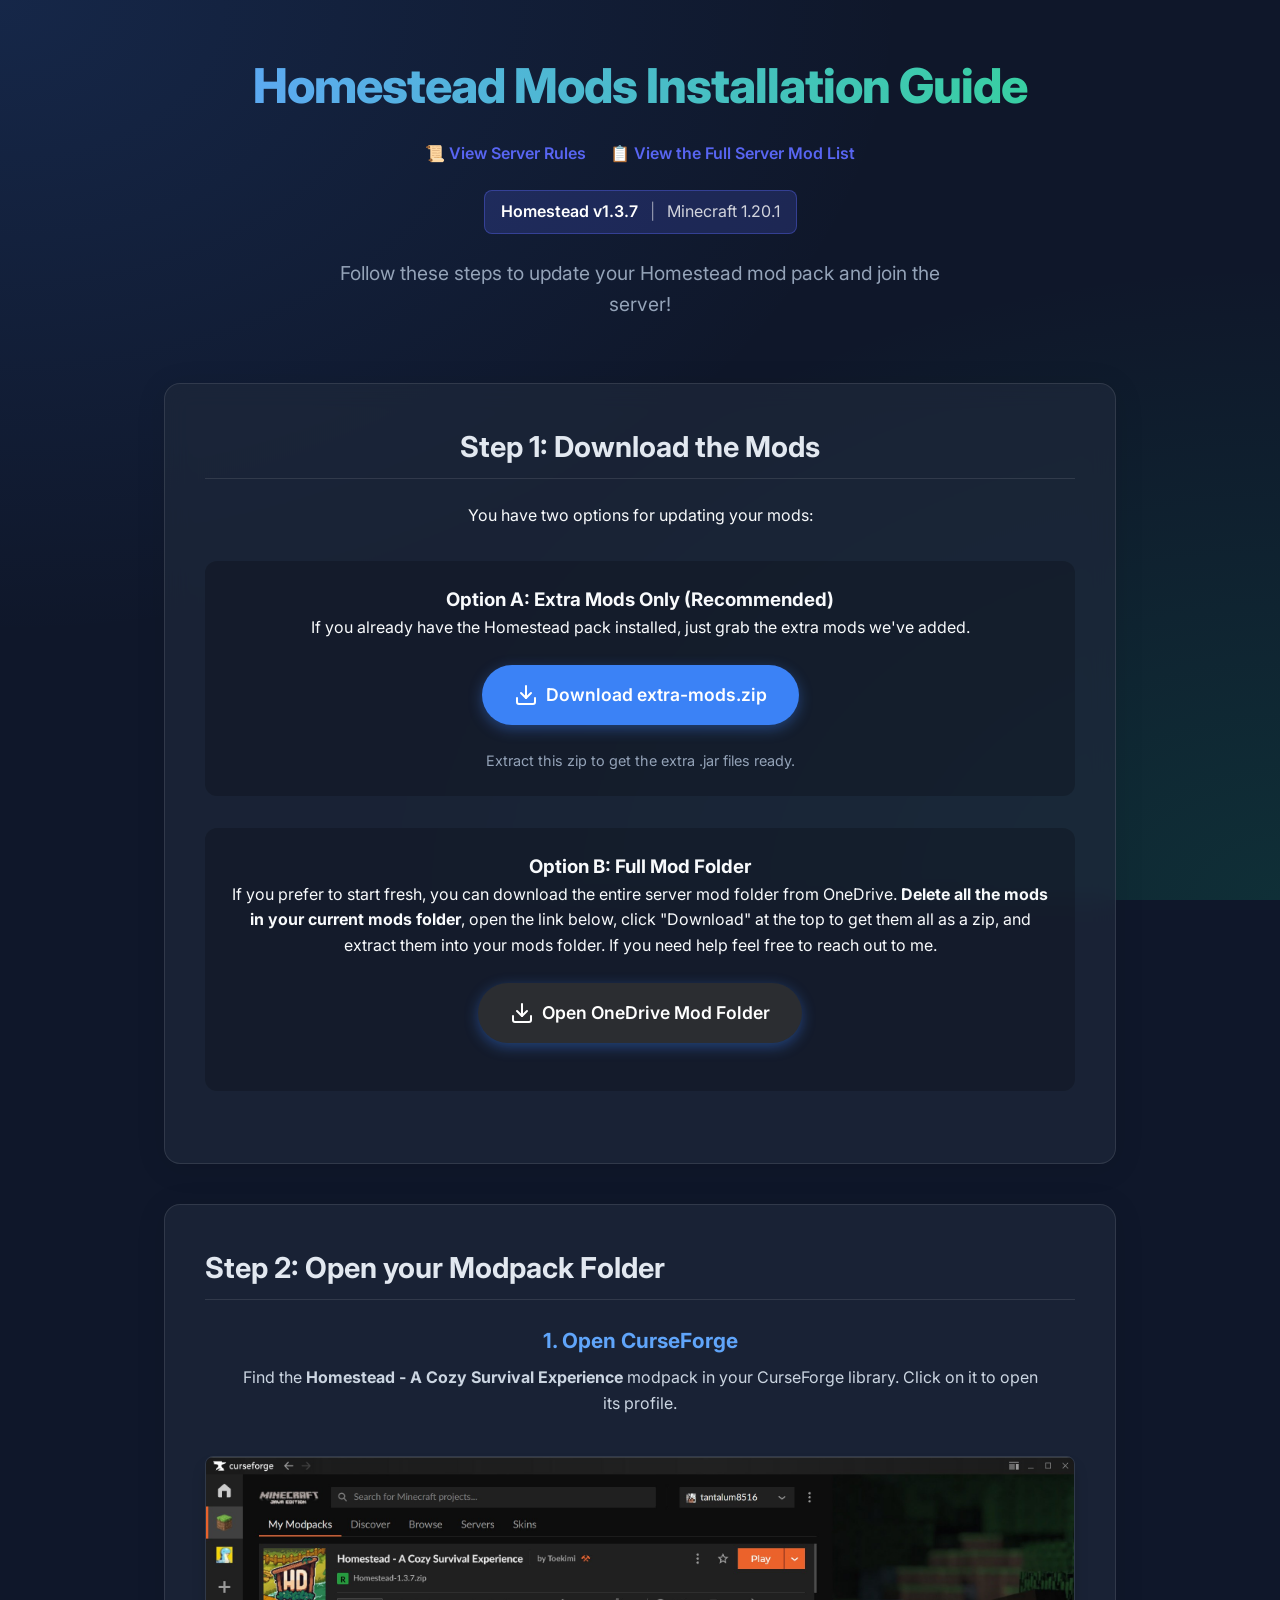
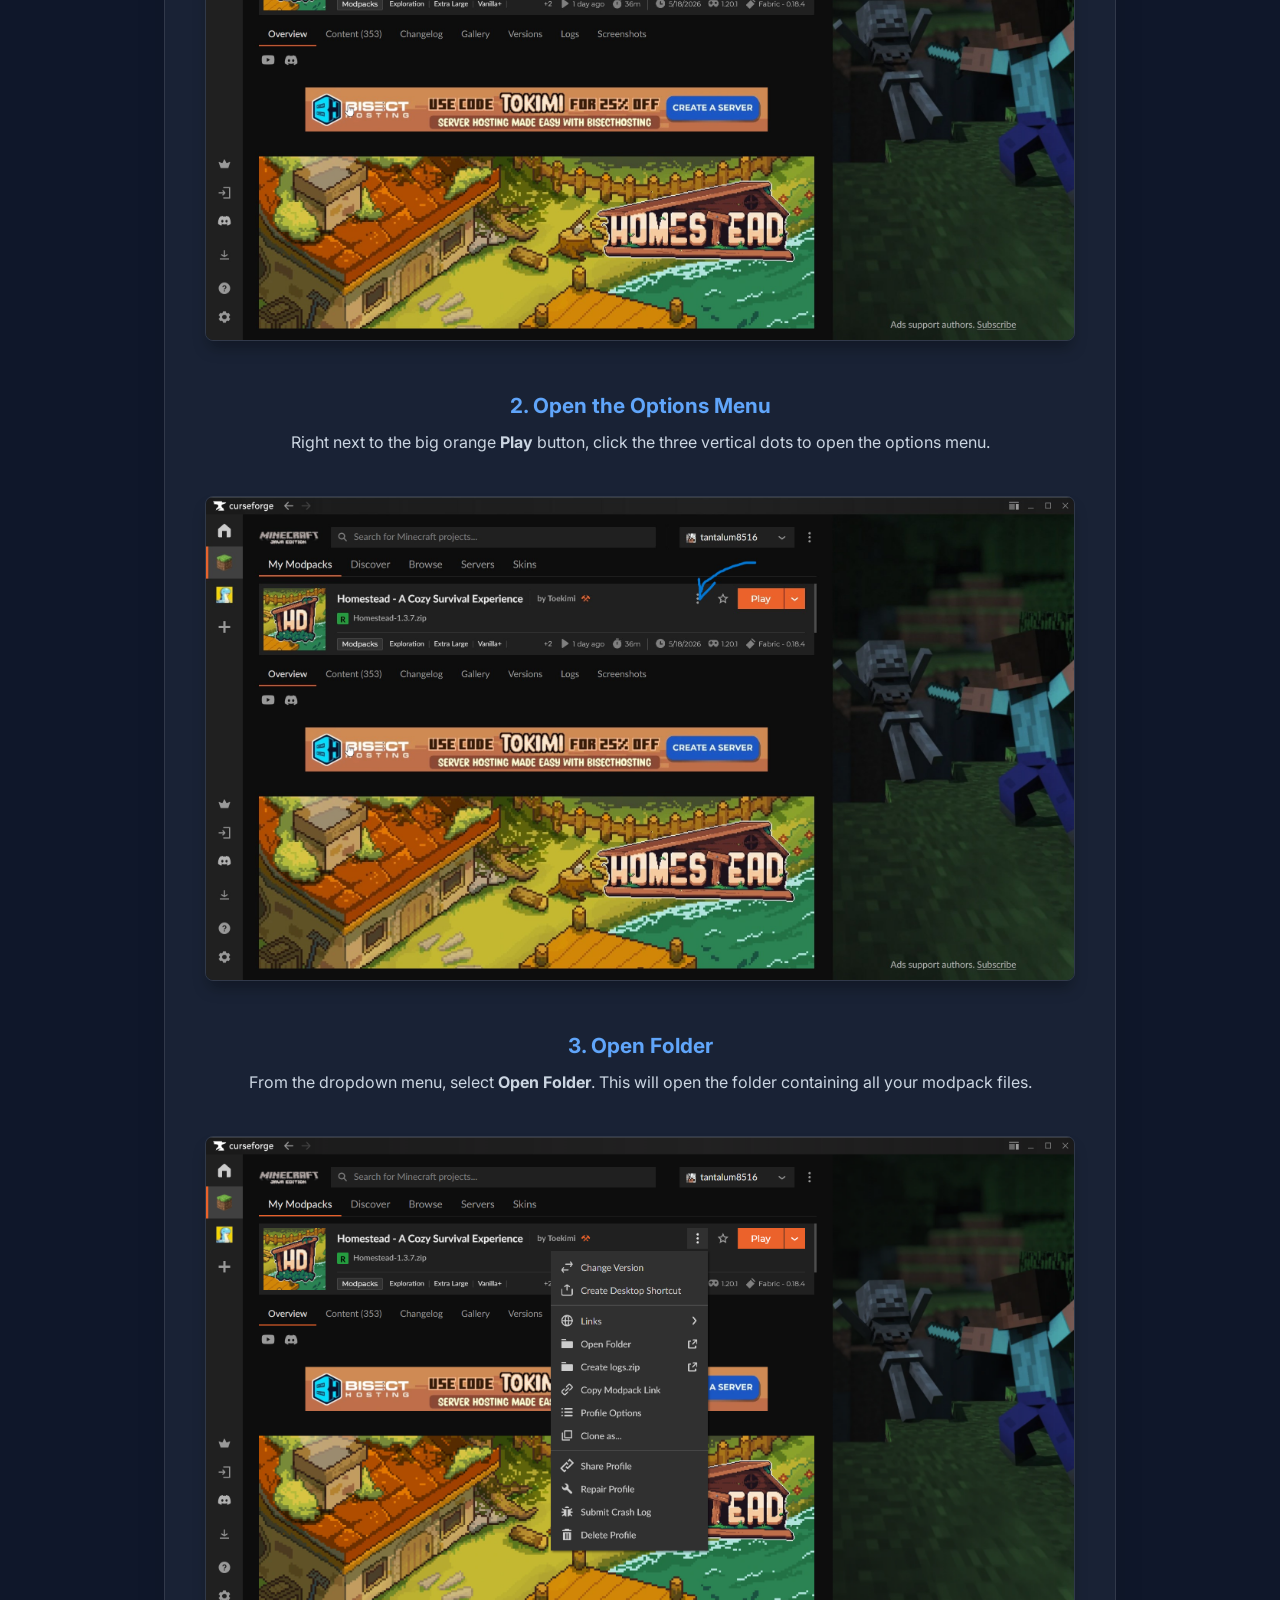
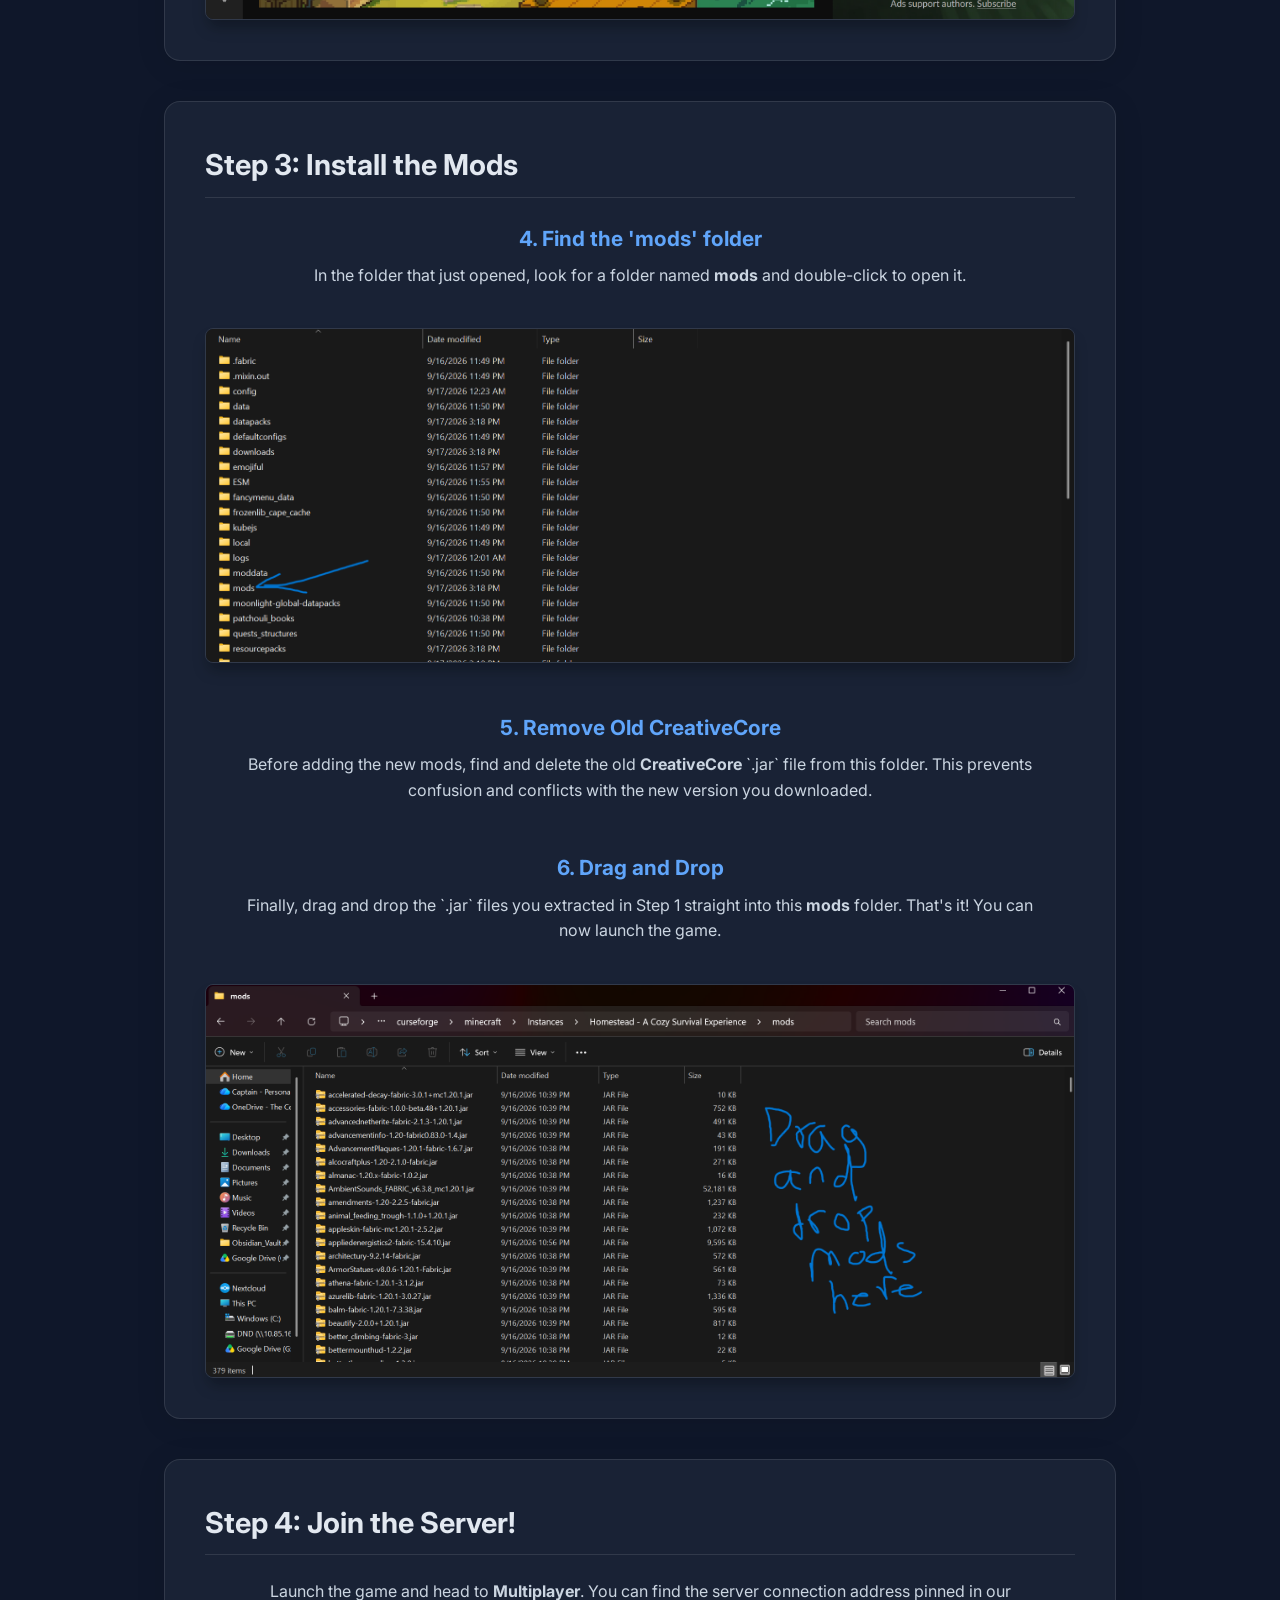
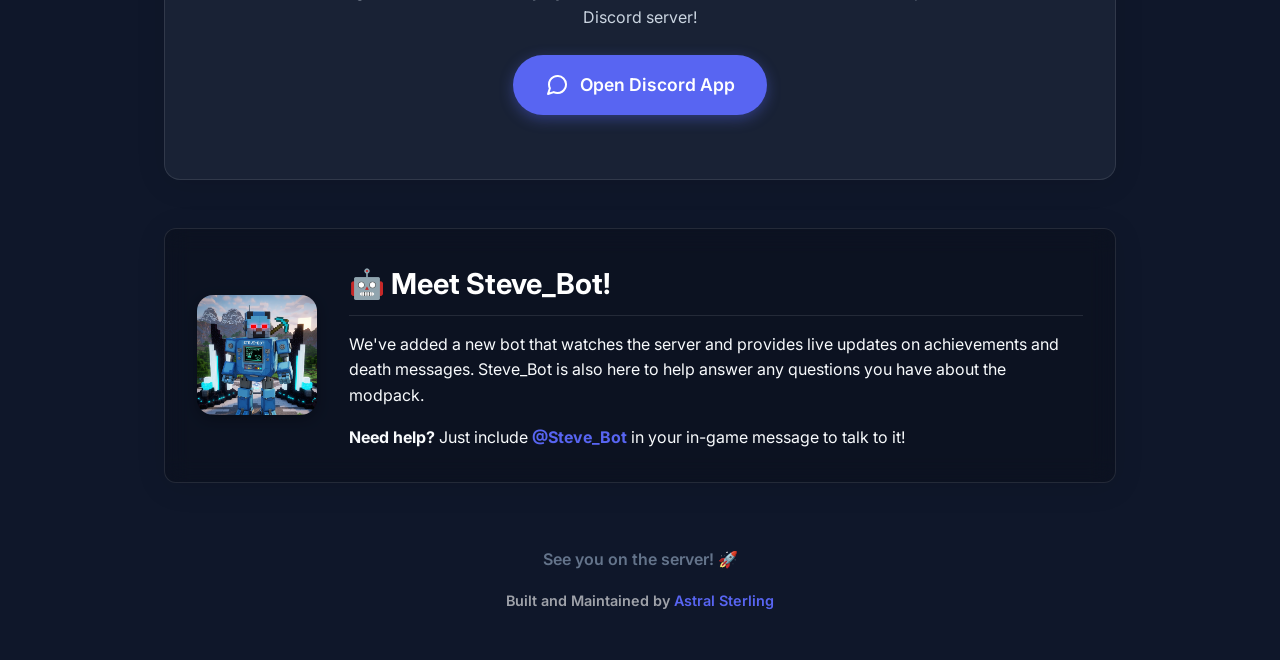
<file: index.html>
<!DOCTYPE html>
<html lang="en">
<head>
    <meta charset="UTF-8">
    <meta name="viewport" content="width=device-width, initial-scale=1.0">
    <title>Homestead - Extra Mods Guide</title>
    <meta name="description" content="A guide on how to add extra mods to the Homestead Minecraft modpack.">
    <link rel="icon" type="image/jpeg" href="favicon.jpg">
    <link href="https://fonts.googleapis.com/css2?family=Inter:wght@400;600;800&display=swap" rel="stylesheet">
    <link rel="stylesheet" href="styles.css">
</head>
<body>
    <div class="container">
        <header>
            <h1>Homestead Mods Installation Guide</h1>
            <div style="margin-top: 1rem; margin-bottom: 1.5rem; display: flex; justify-content: center; gap: 1.5rem; flex-wrap: wrap;">
                <a href="rules.html" style="color: #5865F2; text-decoration: none; font-weight: 600;">📜 View Server Rules</a>
                <a href="mod-list.html" style="color: #5865F2; text-decoration: none; font-weight: 600;">📋 View the Full Server Mod List</a>
            </div>
            <div style="margin-bottom: 1.5rem; padding: 0.5rem 1rem; background: rgba(88, 101, 242, 0.2); border-radius: 8px; display: inline-block; border: 1px solid rgba(88, 101, 242, 0.4);">
                <span style="font-weight: 600; color: #fff;">Homestead v1.3.7</span> <span style="margin: 0 0.5rem; color: rgba(255,255,255,0.5);">|</span> <span style="color: rgba(255,255,255,0.8);">Minecraft 1.20.1</span>
            </div>
            <p>Follow these steps to update your Homestead mod pack and join the server!</p>
        </header>

        <main>
            <section class="download-section">
                <h2>Step 1: Download the Mods</h2>
                <p>You have two options for updating your mods:</p>
                
                <div style="margin: 2rem 0; padding: 1.5rem; background: rgba(0, 0, 0, 0.2); border-radius: 12px;">
                    <h3>Option A: Extra Mods Only (Recommended)</h3>
                    <p>If you already have the Homestead pack installed, just grab the extra mods we've added.</p>
                    <a href="extra-mods.zip" class="download-button" download>
                        <svg width="24" height="24" viewBox="0 0 24 24" fill="none" stroke="currentColor" stroke-width="2" stroke-linecap="round" stroke-linejoin="round"><path d="M21 15v4a2 2 0 0 1-2 2H5a2 2 0 0 1-2-2v-4"></path><polyline points="7 10 12 15 17 10"></polyline><line x1="12" y1="15" x2="12" y2="3"></line></svg>
                        Download extra-mods.zip
                    </a>
                    <p class="subtext">Extract this zip to get the extra .jar files ready.</p>
                </div>

                <div style="margin: 2rem 0; padding: 1.5rem; background: rgba(0, 0, 0, 0.2); border-radius: 12px;">
                    <h3>Option B: Full Mod Folder</h3>
                    <p>If you prefer to start fresh, you can download the entire server mod folder from OneDrive. <strong>Delete all the mods in your current mods folder</strong>, open the link below, click "Download" at the top to get them all as a zip, and extract them into your mods folder. If you need help feel free to reach out to me.</p>
                    <a href="https://tcfnova-my.sharepoint.com/:f:/g/personal/astralsterling_thecelestialforge_com/IgCR80cvUaNaRJzAdoOBTV5JAbdkBU8eidXLyKRjKkpMS3M?e=KPcNXA" class="download-button" target="_blank" style="background-color: #2b2d31;">
                        <svg width="24" height="24" viewBox="0 0 24 24" fill="none" stroke="currentColor" stroke-width="2" stroke-linecap="round" stroke-linejoin="round"><path d="M21 15v4a2 2 0 0 1-2 2H5a2 2 0 0 1-2-2v-4"></path><polyline points="7 10 12 15 17 10"></polyline><line x1="12" y1="15" x2="12" y2="3"></line></svg>
                        Open OneDrive Mod Folder
                    </a>
                </div>
            </section>

            <section class="steps-section">
                <h2>Step 2: Open your Modpack Folder</h2>
                <div class="step">
                    <div class="step-text">
                        <h3>1. Open CurseForge</h3>
                        <p>Find the <strong>Homestead - A Cozy Survival Experience</strong> modpack in your CurseForge library. Click on it to open its profile.</p>
                    </div>
                    <img src="assets/Curse Forge 1.jpg" alt="CurseForge profile page for Homestead">
                </div>
                
                <div class="step">
                    <div class="step-text">
                        <h3>2. Open the Options Menu</h3>
                        <p>Right next to the big orange <strong>Play</strong> button, click the three vertical dots to open the options menu.</p>
                    </div>
                    <img src="assets/Curse Forge 2.jpg" alt="Clicking the three dots next to Play">
                </div>

                <div class="step">
                    <div class="step-text">
                        <h3>3. Open Folder</h3>
                        <p>From the dropdown menu, select <strong>Open Folder</strong>. This will open the folder containing all your modpack files.</p>
                    </div>
                    <img src="assets/Curse Forge 3.png" alt="Selecting Open Folder">
                </div>
            </section>

            <section class="steps-section">
                <h2>Step 3: Install the Mods</h2>
                <div class="step">
                    <div class="step-text">
                        <h3>4. Find the 'mods' folder</h3>
                        <p>In the folder that just opened, look for a folder named <strong>mods</strong> and double-click to open it.</p>
                    </div>
                    <img src="assets/Curse Forge 6.png" alt="The mods folder">
                </div>

                <div class="step">
                    <div class="step-text" style="width: 100%;">
                        <h3>5. Remove Old CreativeCore</h3>
                        <p>Before adding the new mods, find and delete the old <strong>CreativeCore</strong> `.jar` file from this folder. This prevents confusion and conflicts with the new version you downloaded.</p>
                    </div>
                </div>

                <div class="step">
                    <div class="step-text">
                        <h3>6. Drag and Drop</h3>
                        <p>Finally, drag and drop the `.jar` files you extracted in Step 1 straight into this <strong>mods</strong> folder. That's it! You can now launch the game.</p>
                    </div>
                    <img src="assets/Curse Forge 7.png" alt="Drag and drop mods here">
                </div>
            </section>

            <section class="steps-section">
                <h2>Step 4: Join the Server!</h2>
                <div class="step">
                    <div class="step-text" style="width: 100%; text-align: center;">
                        <p>Launch the game and head to <strong>Multiplayer</strong>. You can find the server connection address pinned in our Discord server!</p>
                        <a href="discord://-/channels/918643058474618900/1550001167486951434" class="download-button" style="margin-top: 1.5rem; background-color: #5865F2; box-shadow: 0 4px 14px 0 rgba(88, 101, 242, 0.39);">
                            <svg width="24" height="24" viewBox="0 0 24 24" fill="none" stroke="currentColor" stroke-width="2" stroke-linecap="round" stroke-linejoin="round" style="margin-right: 0.2rem;"><path d="M21 11.5a8.38 8.38 0 0 1-.9 3.8 8.5 8.5 0 0 1-7.6 4.7 8.38 8.38 0 0 1-3.8-.9L3 21l1.9-5.7a8.38 8.38 0 0 1-.9-3.8 8.5 8.5 0 0 1 4.7-7.6 8.38 8.38 0 0 1 3.8-.9h.5a8.48 8.48 0 0 1 8 8v.5z"></path></svg>
                            Open Discord App
                        </a>
                    </div>
                </div>
            </section>

            <section class="bot-section" style="margin-top: 3rem; padding: 2rem; background: rgba(0, 0, 0, 0.2); border-radius: 12px; display: flex; align-items: center; gap: 2rem; flex-wrap: wrap;">
                <img src="assets/steve_bot.png" alt="Steve Bot Avatar" style="width: 120px; height: 120px; border-radius: 16px; object-fit: cover; box-shadow: 0 4px 14px 0 rgba(0,0,0,0.3);">
                <div style="flex: 1; min-width: 250px;">
                    <h2 style="margin-top: 0; margin-bottom: 1rem; color: #fff;">🤖 Meet Steve_Bot!</h2>
                    <p style="margin-bottom: 1rem;">We've added a new bot that watches the server and provides live updates on achievements and death messages. Steve_Bot is also here to help answer any questions you have about the modpack.</p>
                    <p style="margin-bottom: 0;"><strong>Need help?</strong> Just include <strong style="color: #5865F2;">@Steve_Bot</strong> in your in-game message to talk to it!</p>
                </div>
            </section>
        </main>
        
        <footer>
            <p>See you on the server! 🚀</p>
            <p style="margin-top: 1rem; font-size: 0.9rem; color: rgba(255, 255, 255, 0.6);">Built and Maintained by <a href="https://astralsterling.com/" style="color: #5865F2; text-decoration: none;">Astral Sterling</a></p>
        </footer>
    </div>
</body>
</html>
</file>
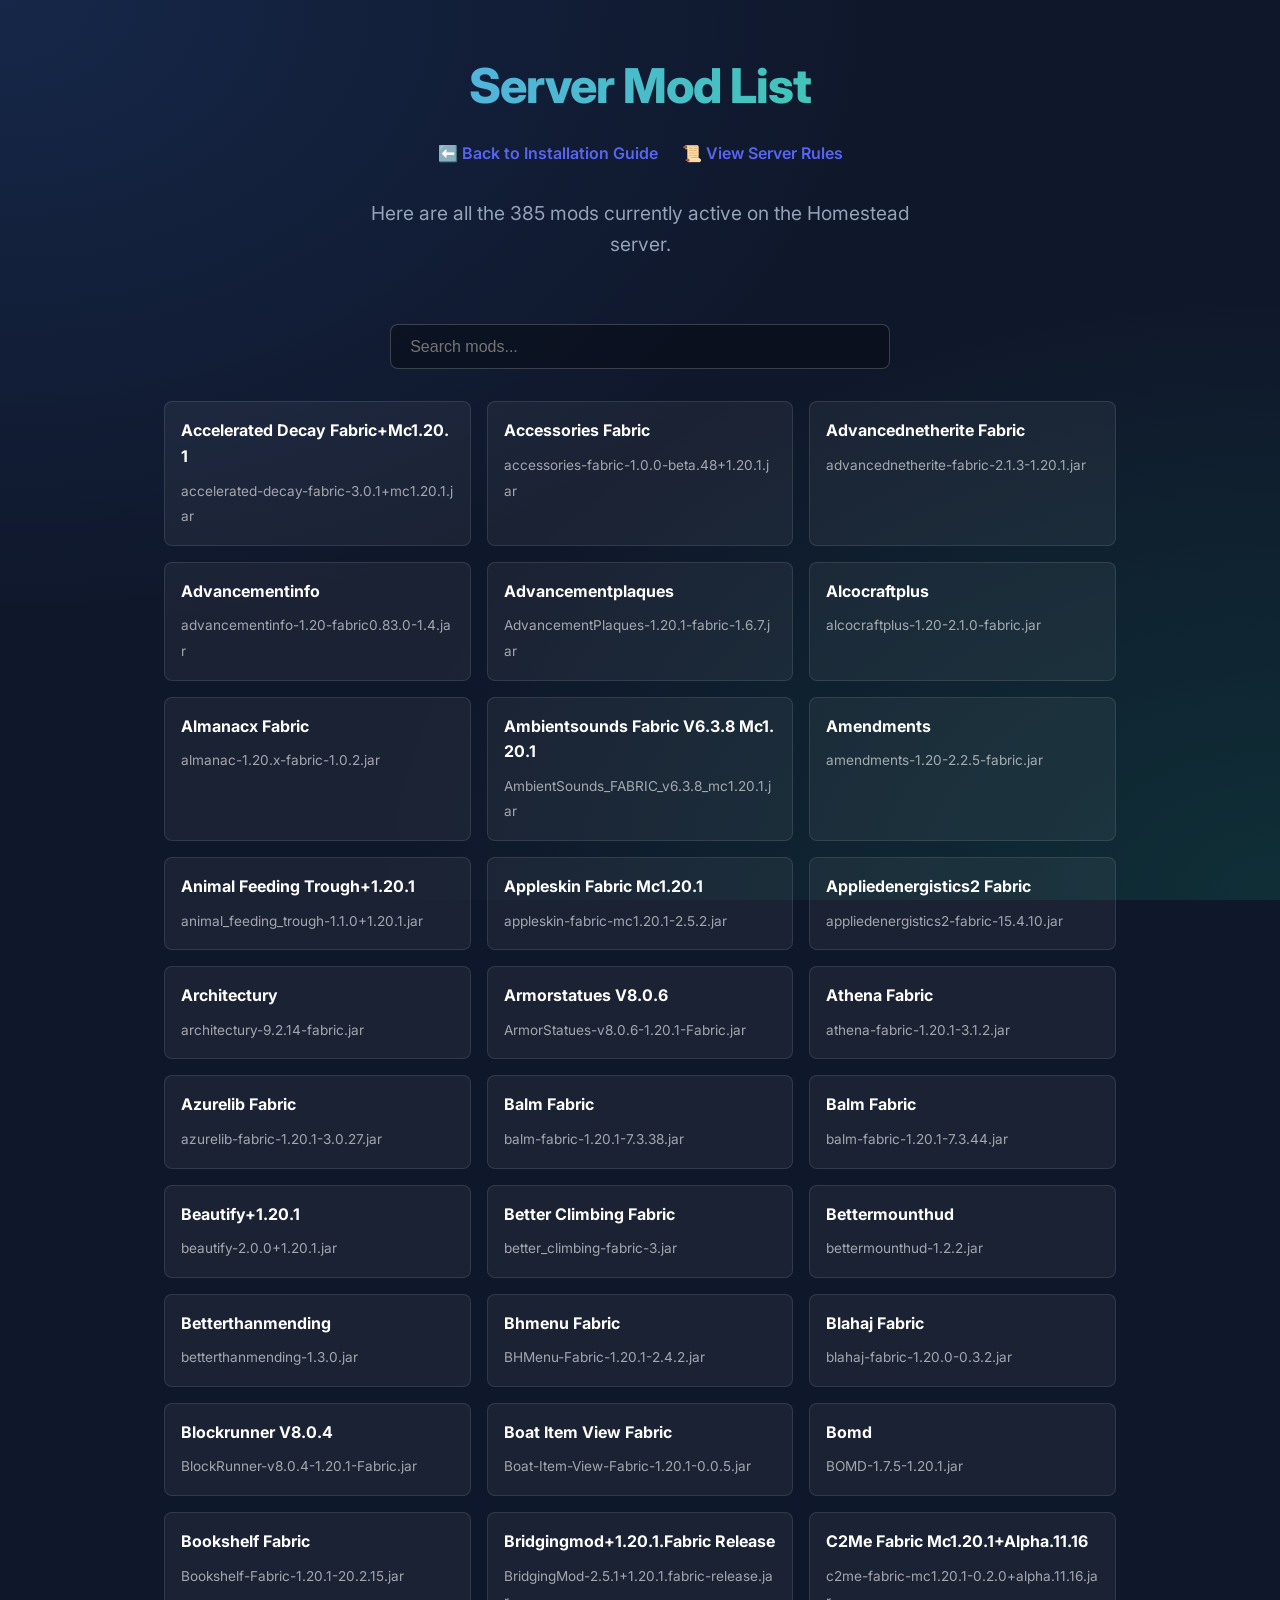
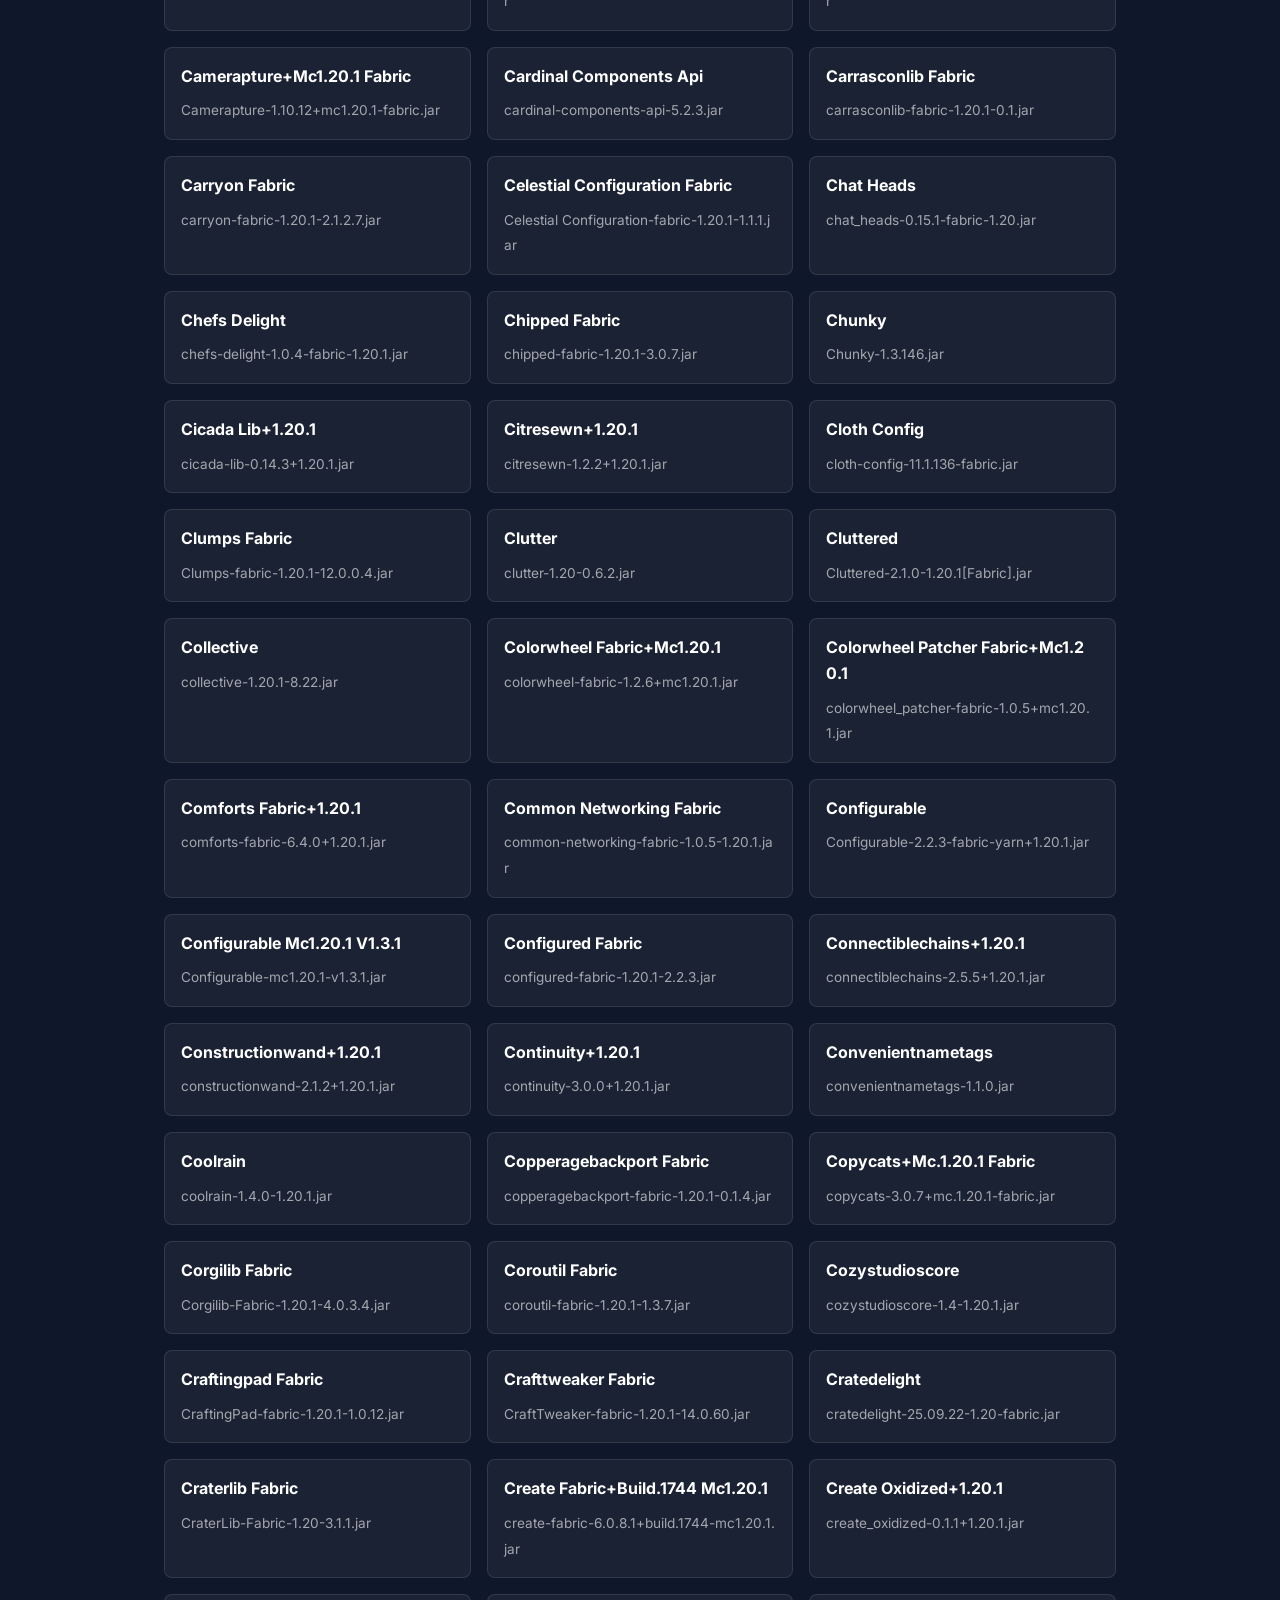
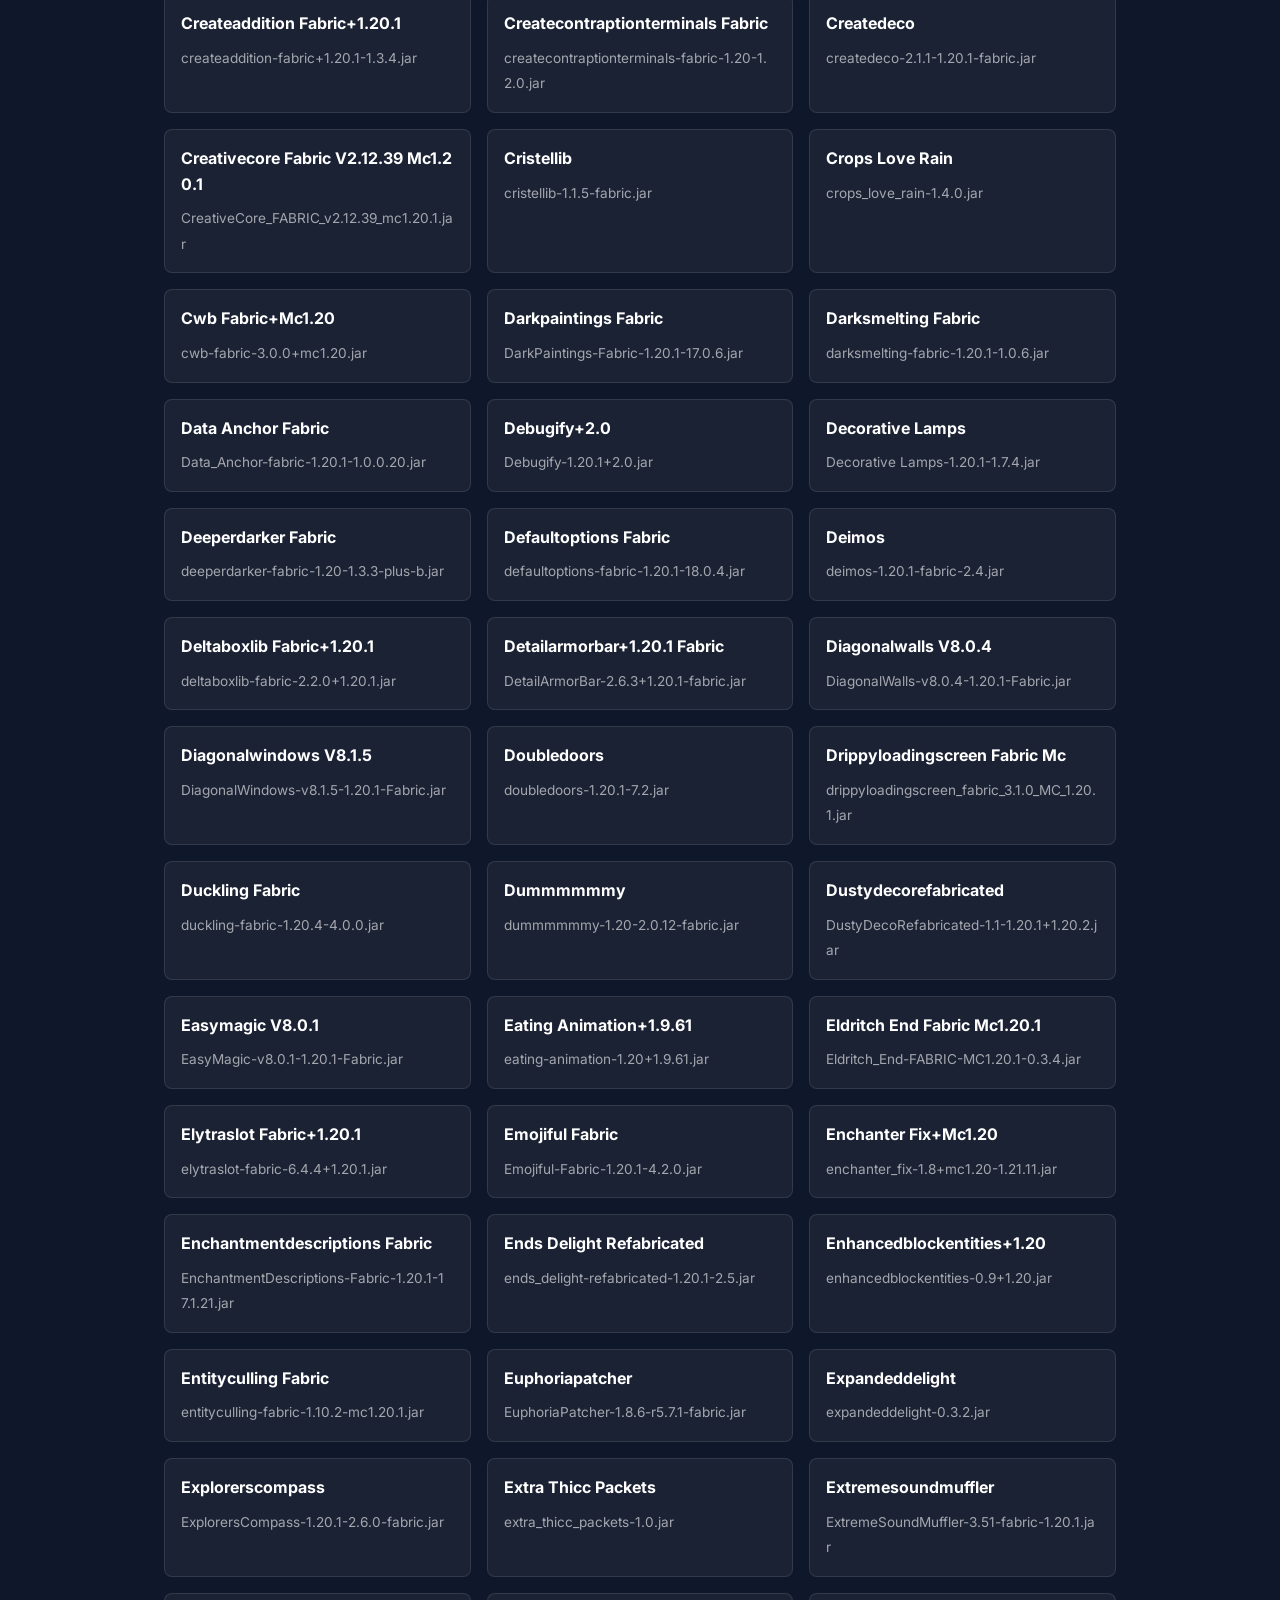
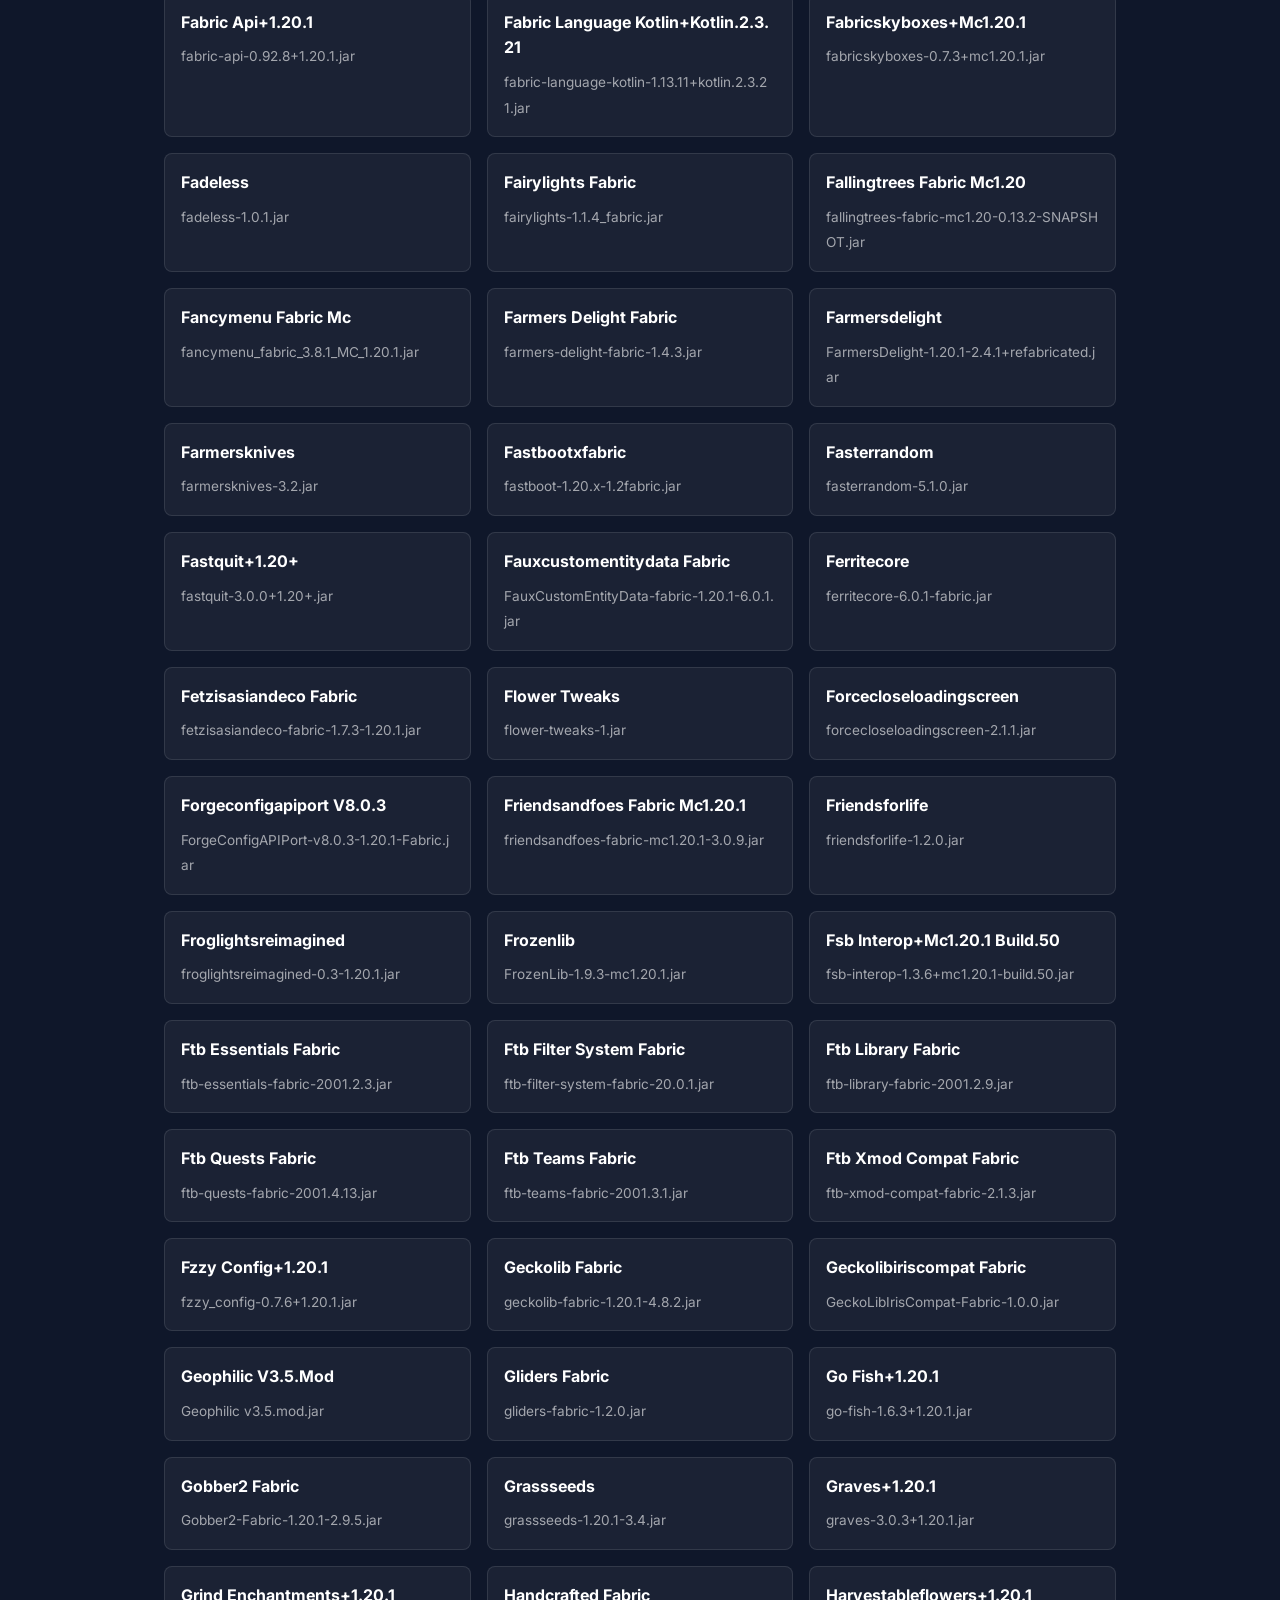
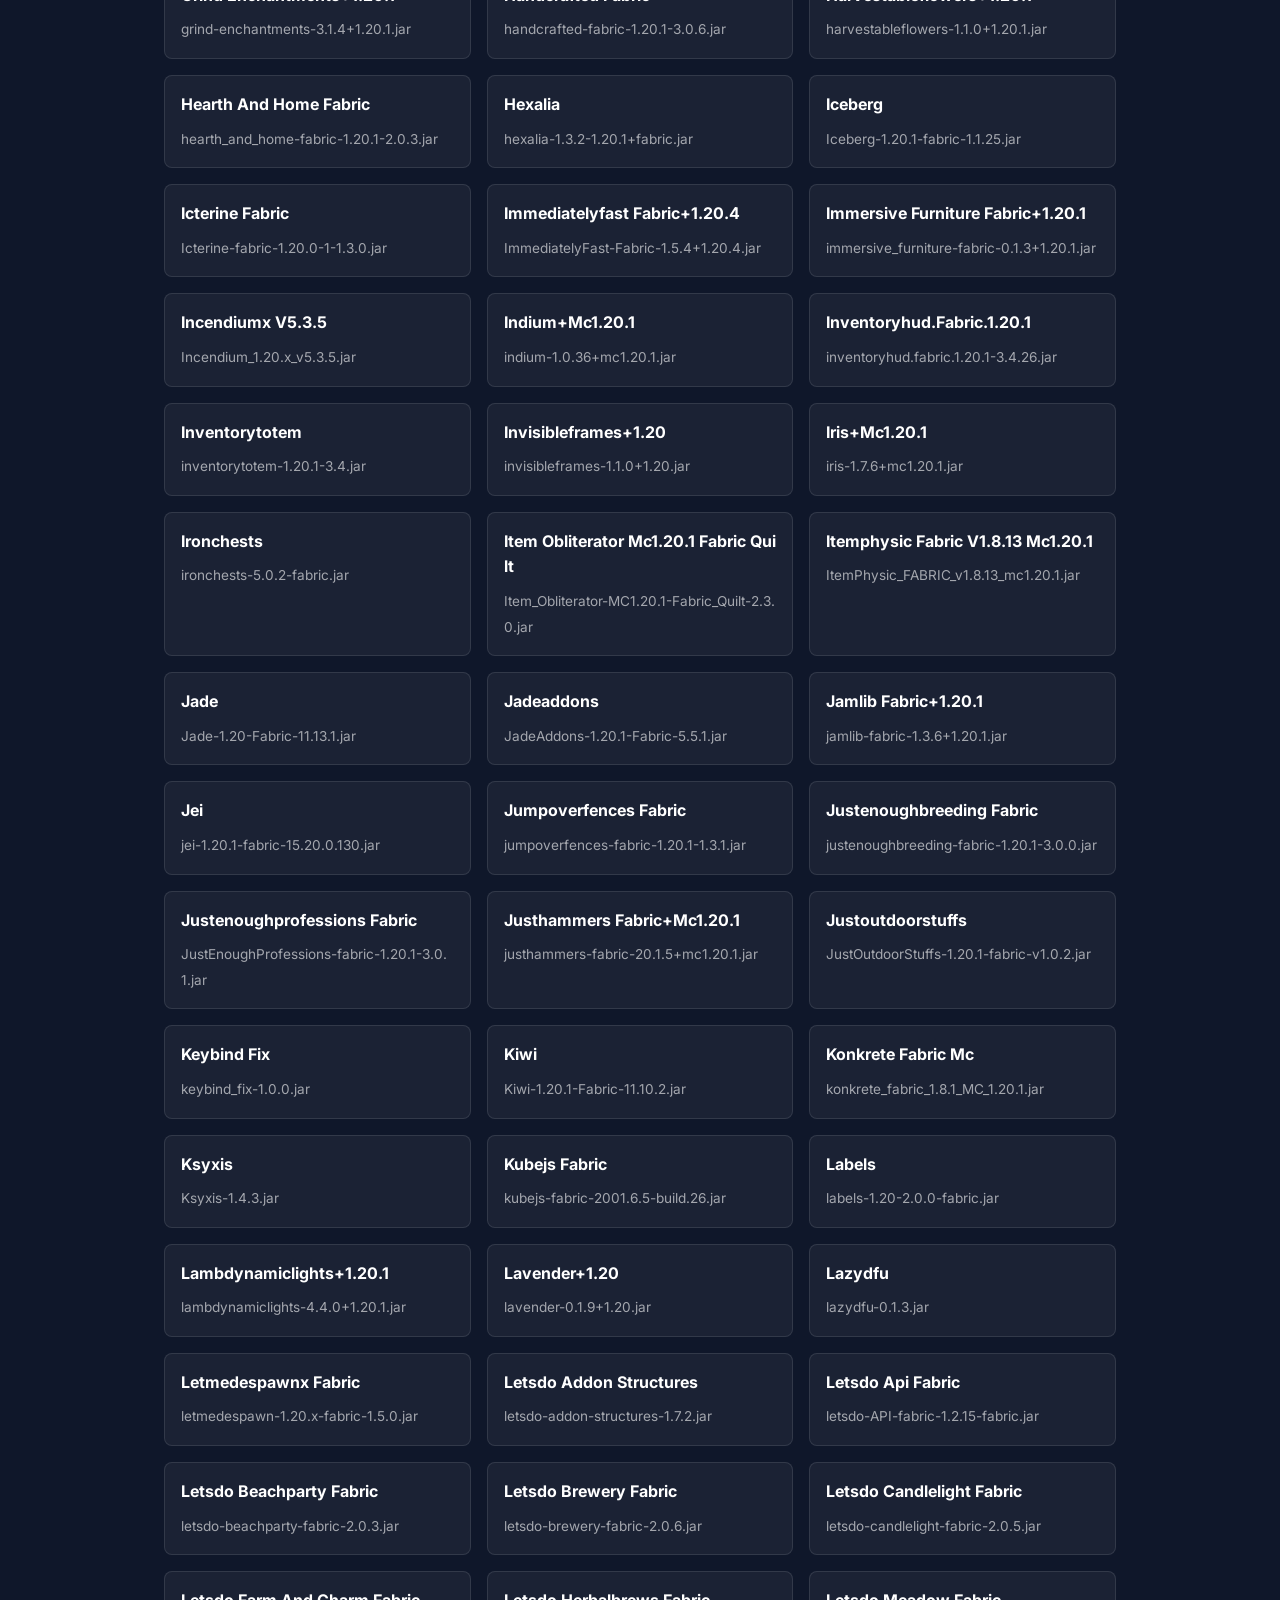
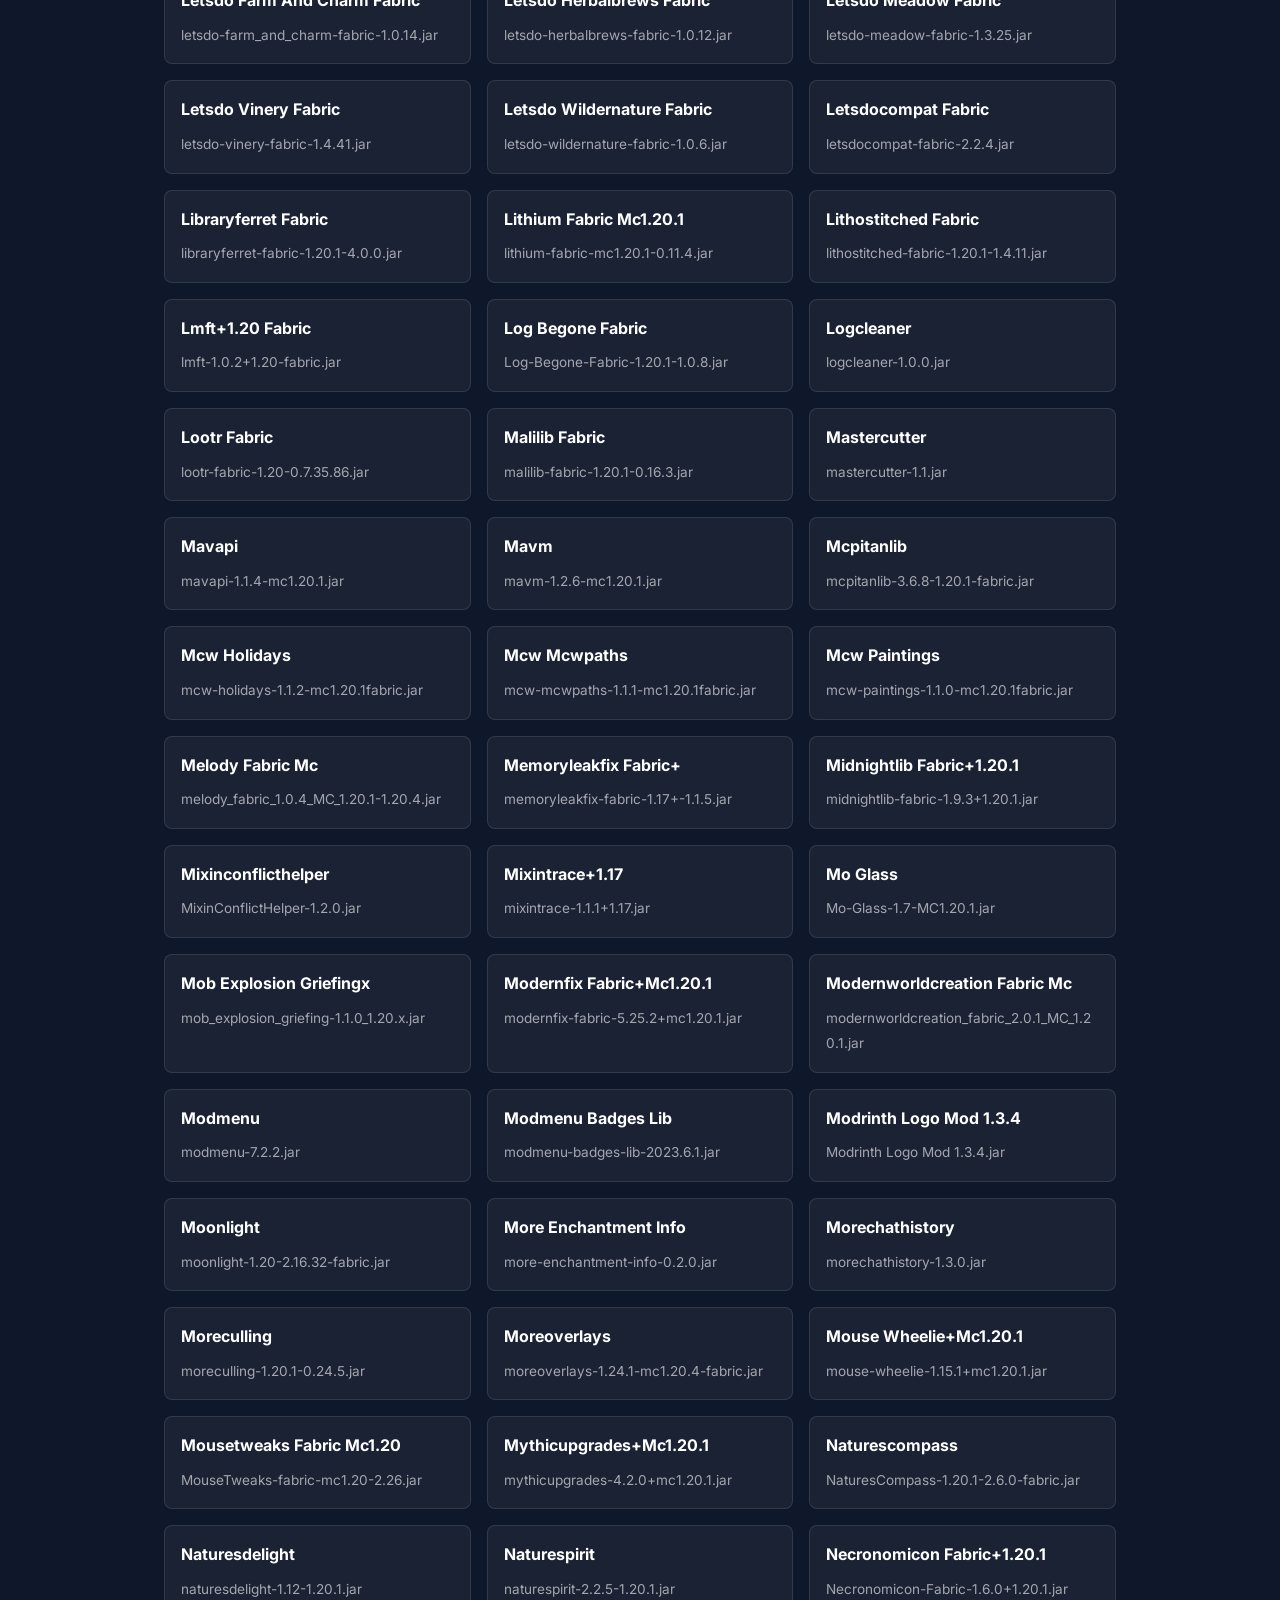
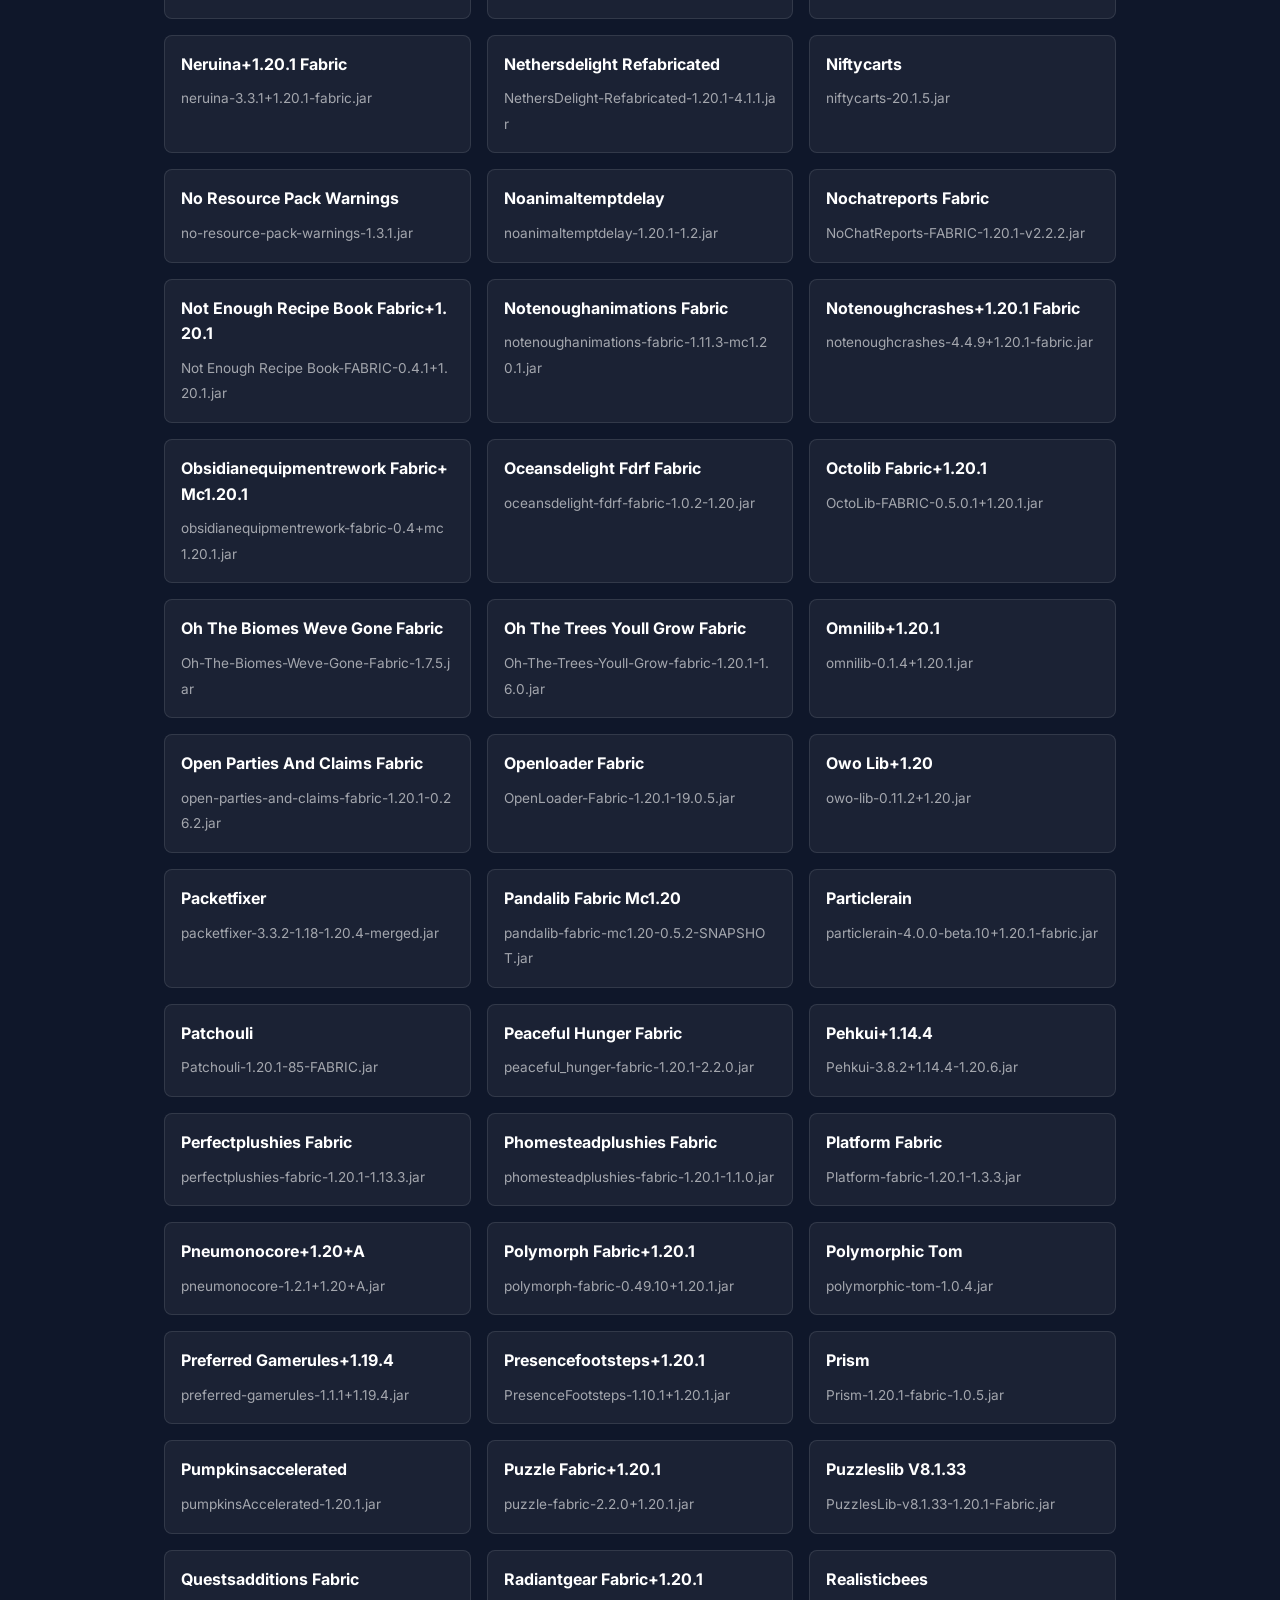
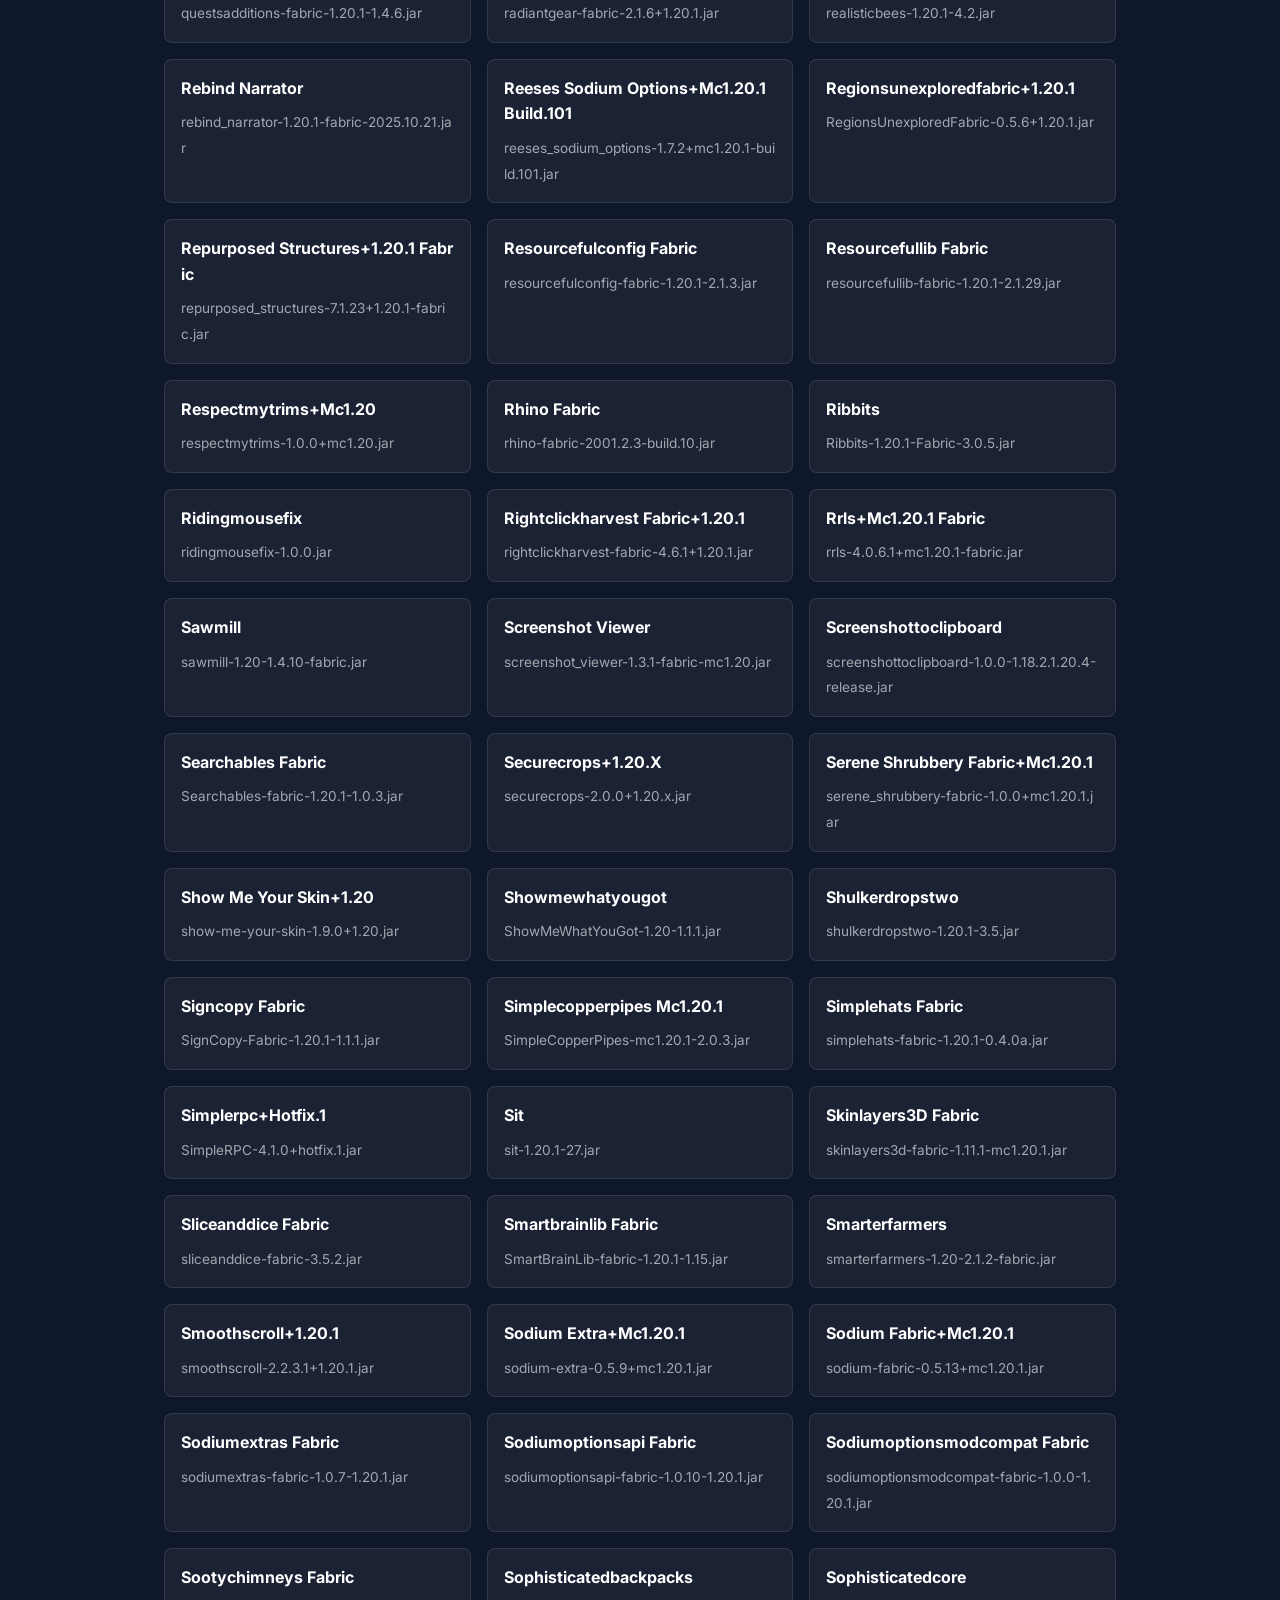
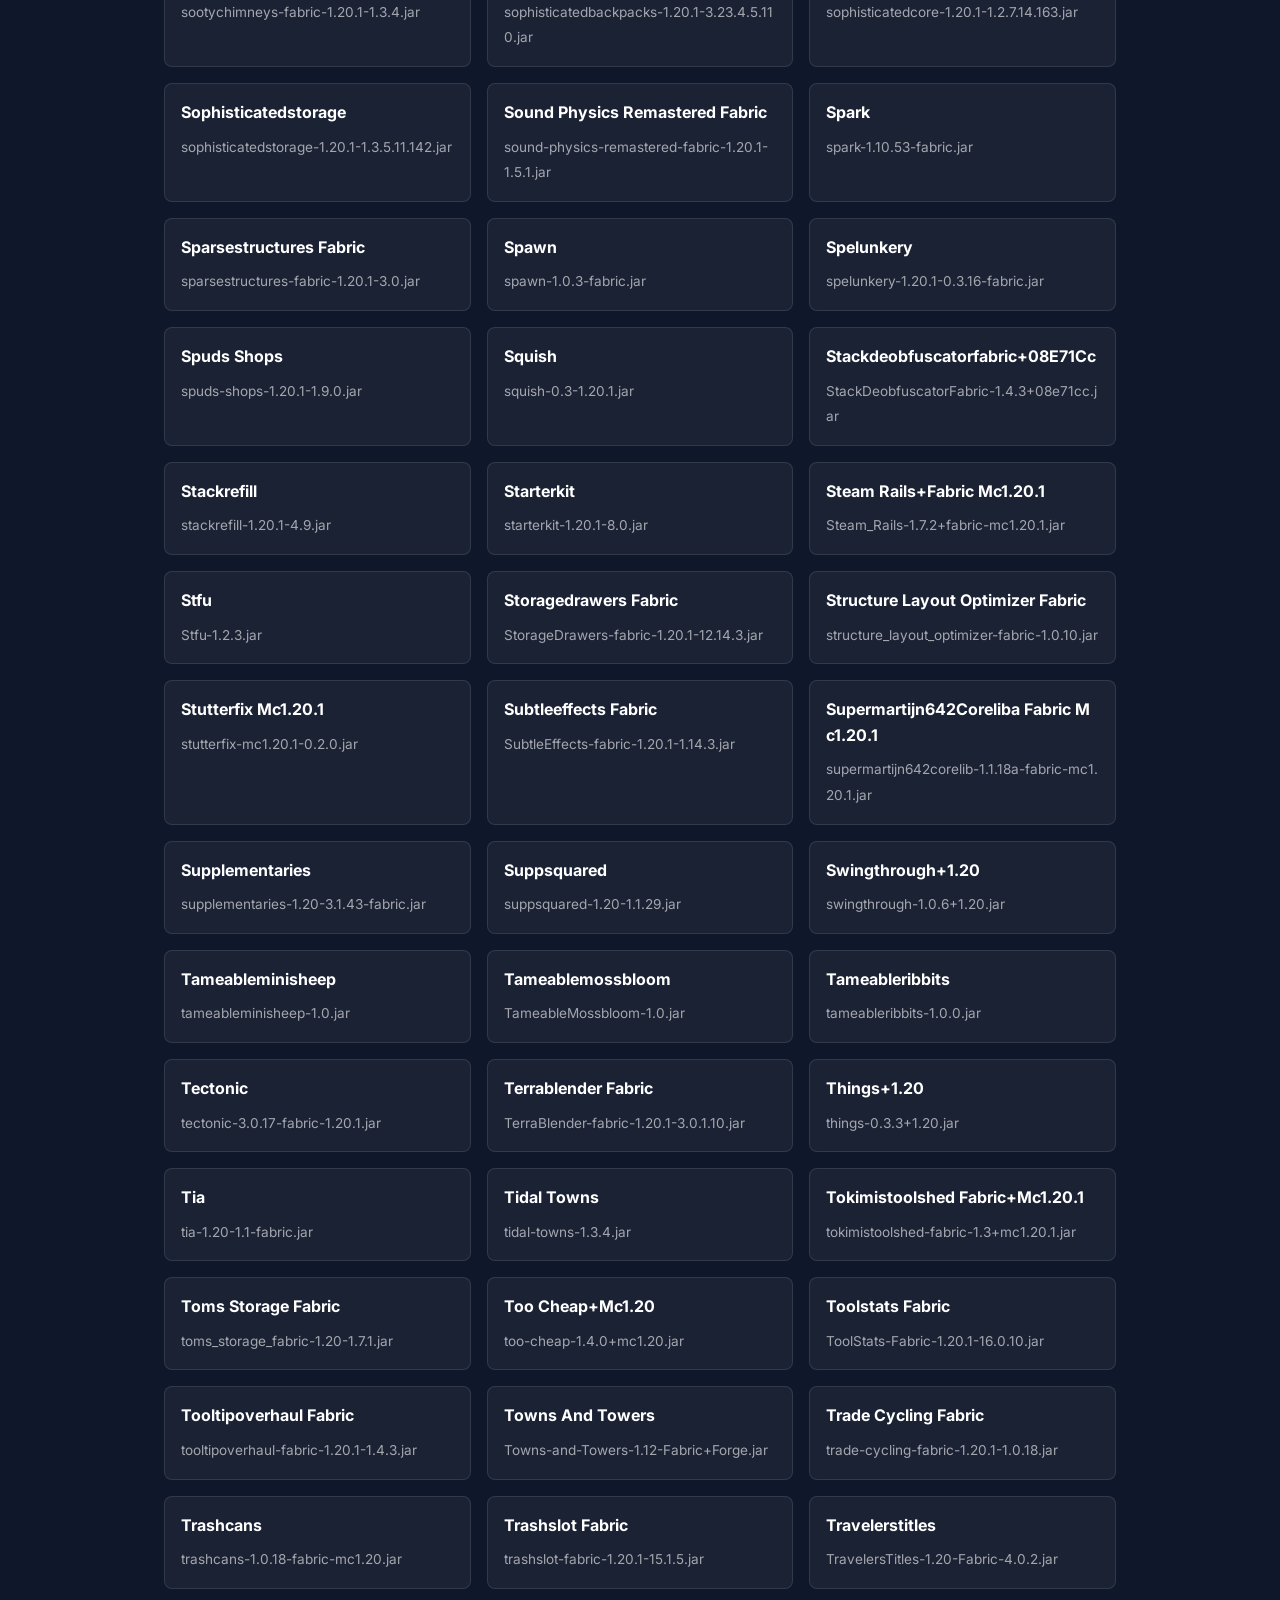
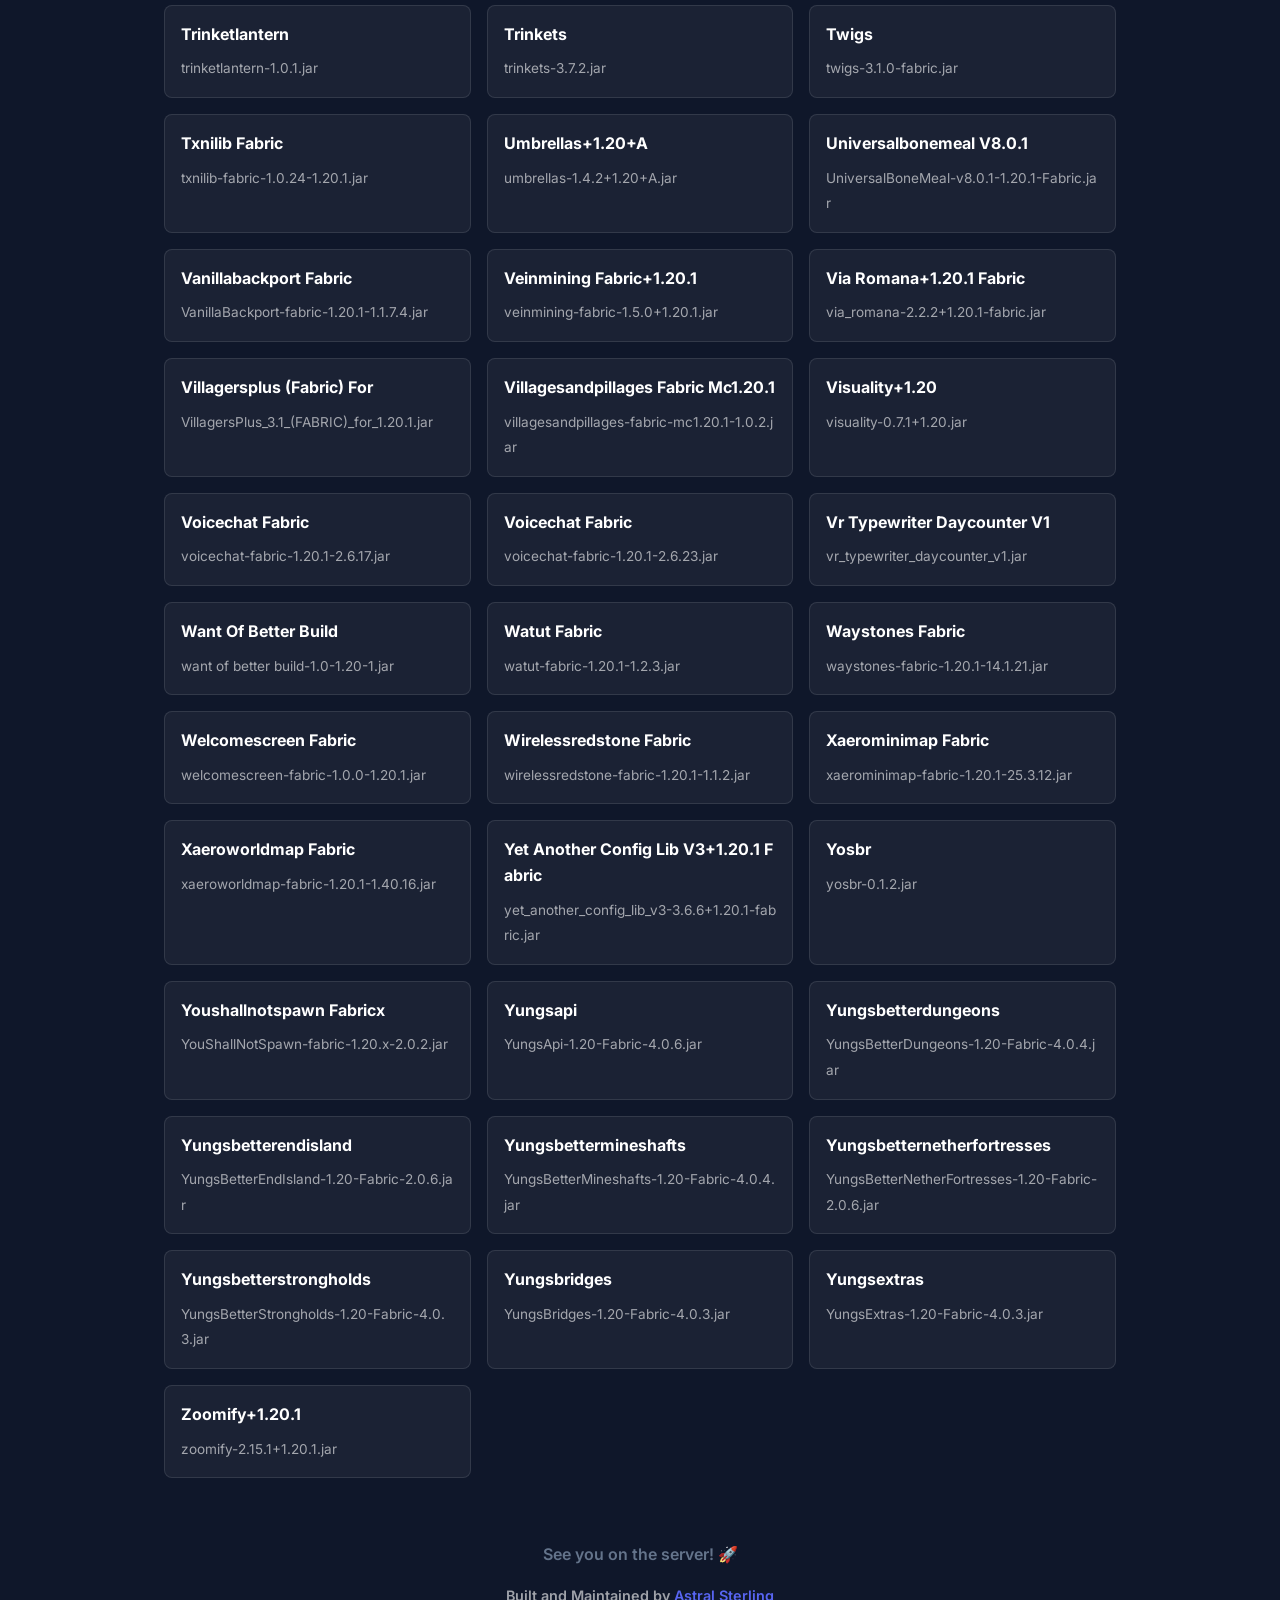
<file: mod-list.html>
<!DOCTYPE html>
<html lang="en">
<head>
    <meta charset="UTF-8">
    <meta name="viewport" content="width=device-width, initial-scale=1.0">
    <title>Homestead - Mod List</title>
    <meta name="description" content="List of all mods running on the Homestead server.">
    <link rel="icon" type="image/jpeg" href="favicon.jpg">
    <link href="https://fonts.googleapis.com/css2?family=Inter:wght@400;600;800&display=swap" rel="stylesheet">
    <link rel="stylesheet" href="styles.css">
    <style>
        .mod-list {
            display: grid;
            grid-template-columns: repeat(auto-fill, minmax(300px, 1fr));
            gap: 1rem;
            margin-top: 2rem;
        }
        .mod-item {
            background: rgba(255, 255, 255, 0.05);
            padding: 1rem;
            border-radius: 8px;
            border: 1px solid rgba(255, 255, 255, 0.1);
            word-break: break-all;
        }
        .mod-item strong {
            display: block;
            margin-bottom: 0.5rem;
            color: #fff;
        }
        .mod-item span {
            font-size: 0.85rem;
            color: rgba(255, 255, 255, 0.6);
        }
        .search-container {
            margin-bottom: 2rem;
            text-align: center;
        }
        .search-input {
            width: 100%;
            max-width: 500px;
            padding: 0.8rem 1.2rem;
            border-radius: 8px;
            border: 1px solid rgba(255, 255, 255, 0.2);
            background: rgba(0, 0, 0, 0.3);
            color: #fff;
            font-size: 1rem;
            outline: none;
            transition: border-color 0.2s;
        }
        .search-input:focus {
            border-color: #5865F2;
        }
    </style>
</head>
<body>
    <div class="container">
        <header>
            <h1>Server Mod List</h1>
            <div style="margin-top: 1rem; margin-bottom: 2rem; display: flex; justify-content: center; gap: 1.5rem; flex-wrap: wrap;">
                <a href="index.html" style="color: #5865F2; text-decoration: none; font-weight: 600;">⬅️ Back to Installation Guide</a>
                <a href="rules.html" style="color: #5865F2; text-decoration: none; font-weight: 600;">📜 View Server Rules</a>
            </div>
            <p>Here are all the 385 mods currently active on the Homestead server.</p>
        </header>

        <main>
            <div class="search-container">
                <input type="text" id="searchInput" class="search-input" placeholder="Search mods...">
            </div>
            <div class="mod-list" id="modList">
                <div class="mod-item">
                    <strong>Accelerated Decay Fabric+Mc1.20.1</strong>
                    <span>accelerated-decay-fabric-3.0.1+mc1.20.1.jar</span>
                </div>
                <div class="mod-item">
                    <strong>Accessories Fabric</strong>
                    <span>accessories-fabric-1.0.0-beta.48+1.20.1.jar</span>
                </div>
                <div class="mod-item">
                    <strong>Advancednetherite Fabric</strong>
                    <span>advancednetherite-fabric-2.1.3-1.20.1.jar</span>
                </div>
                <div class="mod-item">
                    <strong>Advancementinfo</strong>
                    <span>advancementinfo-1.20-fabric0.83.0-1.4.jar</span>
                </div>
                <div class="mod-item">
                    <strong>Advancementplaques</strong>
                    <span>AdvancementPlaques-1.20.1-fabric-1.6.7.jar</span>
                </div>
                <div class="mod-item">
                    <strong>Alcocraftplus</strong>
                    <span>alcocraftplus-1.20-2.1.0-fabric.jar</span>
                </div>
                <div class="mod-item">
                    <strong>Almanacx Fabric</strong>
                    <span>almanac-1.20.x-fabric-1.0.2.jar</span>
                </div>
                <div class="mod-item">
                    <strong>Ambientsounds Fabric V6.3.8 Mc1.20.1</strong>
                    <span>AmbientSounds_FABRIC_v6.3.8_mc1.20.1.jar</span>
                </div>
                <div class="mod-item">
                    <strong>Amendments</strong>
                    <span>amendments-1.20-2.2.5-fabric.jar</span>
                </div>
                <div class="mod-item">
                    <strong>Animal Feeding Trough+1.20.1</strong>
                    <span>animal_feeding_trough-1.1.0+1.20.1.jar</span>
                </div>
                <div class="mod-item">
                    <strong>Appleskin Fabric Mc1.20.1</strong>
                    <span>appleskin-fabric-mc1.20.1-2.5.2.jar</span>
                </div>
                <div class="mod-item">
                    <strong>Appliedenergistics2 Fabric</strong>
                    <span>appliedenergistics2-fabric-15.4.10.jar</span>
                </div>
                <div class="mod-item">
                    <strong>Architectury</strong>
                    <span>architectury-9.2.14-fabric.jar</span>
                </div>
                <div class="mod-item">
                    <strong>Armorstatues V8.0.6</strong>
                    <span>ArmorStatues-v8.0.6-1.20.1-Fabric.jar</span>
                </div>
                <div class="mod-item">
                    <strong>Athena Fabric</strong>
                    <span>athena-fabric-1.20.1-3.1.2.jar</span>
                </div>
                <div class="mod-item">
                    <strong>Azurelib Fabric</strong>
                    <span>azurelib-fabric-1.20.1-3.0.27.jar</span>
                </div>
                <div class="mod-item">
                    <strong>Balm Fabric</strong>
                    <span>balm-fabric-1.20.1-7.3.38.jar</span>
                </div>
                <div class="mod-item">
                    <strong>Balm Fabric</strong>
                    <span>balm-fabric-1.20.1-7.3.44.jar</span>
                </div>
                <div class="mod-item">
                    <strong>Beautify+1.20.1</strong>
                    <span>beautify-2.0.0+1.20.1.jar</span>
                </div>
                <div class="mod-item">
                    <strong>Better Climbing Fabric</strong>
                    <span>better_climbing-fabric-3.jar</span>
                </div>
                <div class="mod-item">
                    <strong>Bettermounthud</strong>
                    <span>bettermounthud-1.2.2.jar</span>
                </div>
                <div class="mod-item">
                    <strong>Betterthanmending</strong>
                    <span>betterthanmending-1.3.0.jar</span>
                </div>
                <div class="mod-item">
                    <strong>Bhmenu Fabric</strong>
                    <span>BHMenu-Fabric-1.20.1-2.4.2.jar</span>
                </div>
                <div class="mod-item">
                    <strong>Blahaj Fabric</strong>
                    <span>blahaj-fabric-1.20.0-0.3.2.jar</span>
                </div>
                <div class="mod-item">
                    <strong>Blockrunner V8.0.4</strong>
                    <span>BlockRunner-v8.0.4-1.20.1-Fabric.jar</span>
                </div>
                <div class="mod-item">
                    <strong>Boat Item View Fabric</strong>
                    <span>Boat-Item-View-Fabric-1.20.1-0.0.5.jar</span>
                </div>
                <div class="mod-item">
                    <strong>Bomd</strong>
                    <span>BOMD-1.7.5-1.20.1.jar</span>
                </div>
                <div class="mod-item">
                    <strong>Bookshelf Fabric</strong>
                    <span>Bookshelf-Fabric-1.20.1-20.2.15.jar</span>
                </div>
                <div class="mod-item">
                    <strong>Bridgingmod+1.20.1.Fabric Release</strong>
                    <span>BridgingMod-2.5.1+1.20.1.fabric-release.jar</span>
                </div>
                <div class="mod-item">
                    <strong>C2Me Fabric Mc1.20.1+Alpha.11.16</strong>
                    <span>c2me-fabric-mc1.20.1-0.2.0+alpha.11.16.jar</span>
                </div>
                <div class="mod-item">
                    <strong>Camerapture+Mc1.20.1 Fabric</strong>
                    <span>Camerapture-1.10.12+mc1.20.1-fabric.jar</span>
                </div>
                <div class="mod-item">
                    <strong>Cardinal Components Api</strong>
                    <span>cardinal-components-api-5.2.3.jar</span>
                </div>
                <div class="mod-item">
                    <strong>Carrasconlib Fabric</strong>
                    <span>carrasconlib-fabric-1.20.1-0.1.jar</span>
                </div>
                <div class="mod-item">
                    <strong>Carryon Fabric</strong>
                    <span>carryon-fabric-1.20.1-2.1.2.7.jar</span>
                </div>
                <div class="mod-item">
                    <strong>Celestial Configuration Fabric</strong>
                    <span>Celestial Configuration-fabric-1.20.1-1.1.1.jar</span>
                </div>
                <div class="mod-item">
                    <strong>Chat Heads</strong>
                    <span>chat_heads-0.15.1-fabric-1.20.jar</span>
                </div>
                <div class="mod-item">
                    <strong>Chefs Delight</strong>
                    <span>chefs-delight-1.0.4-fabric-1.20.1.jar</span>
                </div>
                <div class="mod-item">
                    <strong>Chipped Fabric</strong>
                    <span>chipped-fabric-1.20.1-3.0.7.jar</span>
                </div>
                <div class="mod-item">
                    <strong>Chunky</strong>
                    <span>Chunky-1.3.146.jar</span>
                </div>
                <div class="mod-item">
                    <strong>Cicada Lib+1.20.1</strong>
                    <span>cicada-lib-0.14.3+1.20.1.jar</span>
                </div>
                <div class="mod-item">
                    <strong>Citresewn+1.20.1</strong>
                    <span>citresewn-1.2.2+1.20.1.jar</span>
                </div>
                <div class="mod-item">
                    <strong>Cloth Config</strong>
                    <span>cloth-config-11.1.136-fabric.jar</span>
                </div>
                <div class="mod-item">
                    <strong>Clumps Fabric</strong>
                    <span>Clumps-fabric-1.20.1-12.0.0.4.jar</span>
                </div>
                <div class="mod-item">
                    <strong>Clutter</strong>
                    <span>clutter-1.20-0.6.2.jar</span>
                </div>
                <div class="mod-item">
                    <strong>Cluttered</strong>
                    <span>Cluttered-2.1.0-1.20.1[Fabric].jar</span>
                </div>
                <div class="mod-item">
                    <strong>Collective</strong>
                    <span>collective-1.20.1-8.22.jar</span>
                </div>
                <div class="mod-item">
                    <strong>Colorwheel Fabric+Mc1.20.1</strong>
                    <span>colorwheel-fabric-1.2.6+mc1.20.1.jar</span>
                </div>
                <div class="mod-item">
                    <strong>Colorwheel Patcher Fabric+Mc1.20.1</strong>
                    <span>colorwheel_patcher-fabric-1.0.5+mc1.20.1.jar</span>
                </div>
                <div class="mod-item">
                    <strong>Comforts Fabric+1.20.1</strong>
                    <span>comforts-fabric-6.4.0+1.20.1.jar</span>
                </div>
                <div class="mod-item">
                    <strong>Common Networking Fabric</strong>
                    <span>common-networking-fabric-1.0.5-1.20.1.jar</span>
                </div>
                <div class="mod-item">
                    <strong>Configurable</strong>
                    <span>Configurable-2.2.3-fabric-yarn+1.20.1.jar</span>
                </div>
                <div class="mod-item">
                    <strong>Configurable Mc1.20.1 V1.3.1</strong>
                    <span>Configurable-mc1.20.1-v1.3.1.jar</span>
                </div>
                <div class="mod-item">
                    <strong>Configured Fabric</strong>
                    <span>configured-fabric-1.20.1-2.2.3.jar</span>
                </div>
                <div class="mod-item">
                    <strong>Connectiblechains+1.20.1</strong>
                    <span>connectiblechains-2.5.5+1.20.1.jar</span>
                </div>
                <div class="mod-item">
                    <strong>Constructionwand+1.20.1</strong>
                    <span>constructionwand-2.1.2+1.20.1.jar</span>
                </div>
                <div class="mod-item">
                    <strong>Continuity+1.20.1</strong>
                    <span>continuity-3.0.0+1.20.1.jar</span>
                </div>
                <div class="mod-item">
                    <strong>Convenientnametags</strong>
                    <span>convenientnametags-1.1.0.jar</span>
                </div>
                <div class="mod-item">
                    <strong>Coolrain</strong>
                    <span>coolrain-1.4.0-1.20.1.jar</span>
                </div>
                <div class="mod-item">
                    <strong>Copperagebackport Fabric</strong>
                    <span>copperagebackport-fabric-1.20.1-0.1.4.jar</span>
                </div>
                <div class="mod-item">
                    <strong>Copycats+Mc.1.20.1 Fabric</strong>
                    <span>copycats-3.0.7+mc.1.20.1-fabric.jar</span>
                </div>
                <div class="mod-item">
                    <strong>Corgilib Fabric</strong>
                    <span>Corgilib-Fabric-1.20.1-4.0.3.4.jar</span>
                </div>
                <div class="mod-item">
                    <strong>Coroutil Fabric</strong>
                    <span>coroutil-fabric-1.20.1-1.3.7.jar</span>
                </div>
                <div class="mod-item">
                    <strong>Cozystudioscore</strong>
                    <span>cozystudioscore-1.4-1.20.1.jar</span>
                </div>
                <div class="mod-item">
                    <strong>Craftingpad Fabric</strong>
                    <span>CraftingPad-fabric-1.20.1-1.0.12.jar</span>
                </div>
                <div class="mod-item">
                    <strong>Crafttweaker Fabric</strong>
                    <span>CraftTweaker-fabric-1.20.1-14.0.60.jar</span>
                </div>
                <div class="mod-item">
                    <strong>Cratedelight</strong>
                    <span>cratedelight-25.09.22-1.20-fabric.jar</span>
                </div>
                <div class="mod-item">
                    <strong>Craterlib Fabric</strong>
                    <span>CraterLib-Fabric-1.20-3.1.1.jar</span>
                </div>
                <div class="mod-item">
                    <strong>Create Fabric+Build.1744 Mc1.20.1</strong>
                    <span>create-fabric-6.0.8.1+build.1744-mc1.20.1.jar</span>
                </div>
                <div class="mod-item">
                    <strong>Create Oxidized+1.20.1</strong>
                    <span>create_oxidized-0.1.1+1.20.1.jar</span>
                </div>
                <div class="mod-item">
                    <strong>Createaddition Fabric+1.20.1</strong>
                    <span>createaddition-fabric+1.20.1-1.3.4.jar</span>
                </div>
                <div class="mod-item">
                    <strong>Createcontraptionterminals Fabric</strong>
                    <span>createcontraptionterminals-fabric-1.20-1.2.0.jar</span>
                </div>
                <div class="mod-item">
                    <strong>Createdeco</strong>
                    <span>createdeco-2.1.1-1.20.1-fabric.jar</span>
                </div>
                <div class="mod-item">
                    <strong>Creativecore Fabric V2.12.39 Mc1.20.1</strong>
                    <span>CreativeCore_FABRIC_v2.12.39_mc1.20.1.jar</span>
                </div>
                <div class="mod-item">
                    <strong>Cristellib</strong>
                    <span>cristellib-1.1.5-fabric.jar</span>
                </div>
                <div class="mod-item">
                    <strong>Crops Love Rain</strong>
                    <span>crops_love_rain-1.4.0.jar</span>
                </div>
                <div class="mod-item">
                    <strong>Cwb Fabric+Mc1.20</strong>
                    <span>cwb-fabric-3.0.0+mc1.20.jar</span>
                </div>
                <div class="mod-item">
                    <strong>Darkpaintings Fabric</strong>
                    <span>DarkPaintings-Fabric-1.20.1-17.0.6.jar</span>
                </div>
                <div class="mod-item">
                    <strong>Darksmelting Fabric</strong>
                    <span>darksmelting-fabric-1.20.1-1.0.6.jar</span>
                </div>
                <div class="mod-item">
                    <strong>Data Anchor Fabric</strong>
                    <span>Data_Anchor-fabric-1.20.1-1.0.0.20.jar</span>
                </div>
                <div class="mod-item">
                    <strong>Debugify+2.0</strong>
                    <span>Debugify-1.20.1+2.0.jar</span>
                </div>
                <div class="mod-item">
                    <strong>Decorative Lamps</strong>
                    <span>Decorative Lamps-1.20.1-1.7.4.jar</span>
                </div>
                <div class="mod-item">
                    <strong>Deeperdarker Fabric</strong>
                    <span>deeperdarker-fabric-1.20-1.3.3-plus-b.jar</span>
                </div>
                <div class="mod-item">
                    <strong>Defaultoptions Fabric</strong>
                    <span>defaultoptions-fabric-1.20.1-18.0.4.jar</span>
                </div>
                <div class="mod-item">
                    <strong>Deimos</strong>
                    <span>deimos-1.20.1-fabric-2.4.jar</span>
                </div>
                <div class="mod-item">
                    <strong>Deltaboxlib Fabric+1.20.1</strong>
                    <span>deltaboxlib-fabric-2.2.0+1.20.1.jar</span>
                </div>
                <div class="mod-item">
                    <strong>Detailarmorbar+1.20.1 Fabric</strong>
                    <span>DetailArmorBar-2.6.3+1.20.1-fabric.jar</span>
                </div>
                <div class="mod-item">
                    <strong>Diagonalwalls V8.0.4</strong>
                    <span>DiagonalWalls-v8.0.4-1.20.1-Fabric.jar</span>
                </div>
                <div class="mod-item">
                    <strong>Diagonalwindows V8.1.5</strong>
                    <span>DiagonalWindows-v8.1.5-1.20.1-Fabric.jar</span>
                </div>
                <div class="mod-item">
                    <strong>Doubledoors</strong>
                    <span>doubledoors-1.20.1-7.2.jar</span>
                </div>
                <div class="mod-item">
                    <strong>Drippyloadingscreen Fabric Mc</strong>
                    <span>drippyloadingscreen_fabric_3.1.0_MC_1.20.1.jar</span>
                </div>
                <div class="mod-item">
                    <strong>Duckling Fabric</strong>
                    <span>duckling-fabric-1.20.4-4.0.0.jar</span>
                </div>
                <div class="mod-item">
                    <strong>Dummmmmmy</strong>
                    <span>dummmmmmy-1.20-2.0.12-fabric.jar</span>
                </div>
                <div class="mod-item">
                    <strong>Dustydecorefabricated</strong>
                    <span>DustyDecoRefabricated-1.1-1.20.1+1.20.2.jar</span>
                </div>
                <div class="mod-item">
                    <strong>Easymagic V8.0.1</strong>
                    <span>EasyMagic-v8.0.1-1.20.1-Fabric.jar</span>
                </div>
                <div class="mod-item">
                    <strong>Eating Animation+1.9.61</strong>
                    <span>eating-animation-1.20+1.9.61.jar</span>
                </div>
                <div class="mod-item">
                    <strong>Eldritch End Fabric Mc1.20.1</strong>
                    <span>Eldritch_End-FABRIC-MC1.20.1-0.3.4.jar</span>
                </div>
                <div class="mod-item">
                    <strong>Elytraslot Fabric+1.20.1</strong>
                    <span>elytraslot-fabric-6.4.4+1.20.1.jar</span>
                </div>
                <div class="mod-item">
                    <strong>Emojiful Fabric</strong>
                    <span>Emojiful-Fabric-1.20.1-4.2.0.jar</span>
                </div>
                <div class="mod-item">
                    <strong>Enchanter Fix+Mc1.20</strong>
                    <span>enchanter_fix-1.8+mc1.20-1.21.11.jar</span>
                </div>
                <div class="mod-item">
                    <strong>Enchantmentdescriptions Fabric</strong>
                    <span>EnchantmentDescriptions-Fabric-1.20.1-17.1.21.jar</span>
                </div>
                <div class="mod-item">
                    <strong>Ends Delight Refabricated</strong>
                    <span>ends_delight-refabricated-1.20.1-2.5.jar</span>
                </div>
                <div class="mod-item">
                    <strong>Enhancedblockentities+1.20</strong>
                    <span>enhancedblockentities-0.9+1.20.jar</span>
                </div>
                <div class="mod-item">
                    <strong>Entityculling Fabric</strong>
                    <span>entityculling-fabric-1.10.2-mc1.20.1.jar</span>
                </div>
                <div class="mod-item">
                    <strong>Euphoriapatcher</strong>
                    <span>EuphoriaPatcher-1.8.6-r5.7.1-fabric.jar</span>
                </div>
                <div class="mod-item">
                    <strong>Expandeddelight</strong>
                    <span>expandeddelight-0.3.2.jar</span>
                </div>
                <div class="mod-item">
                    <strong>Explorerscompass</strong>
                    <span>ExplorersCompass-1.20.1-2.6.0-fabric.jar</span>
                </div>
                <div class="mod-item">
                    <strong>Extra Thicc Packets</strong>
                    <span>extra_thicc_packets-1.0.jar</span>
                </div>
                <div class="mod-item">
                    <strong>Extremesoundmuffler</strong>
                    <span>ExtremeSoundMuffler-3.51-fabric-1.20.1.jar</span>
                </div>
                <div class="mod-item">
                    <strong>Fabric Api+1.20.1</strong>
                    <span>fabric-api-0.92.8+1.20.1.jar</span>
                </div>
                <div class="mod-item">
                    <strong>Fabric Language Kotlin+Kotlin.2.3.21</strong>
                    <span>fabric-language-kotlin-1.13.11+kotlin.2.3.21.jar</span>
                </div>
                <div class="mod-item">
                    <strong>Fabricskyboxes+Mc1.20.1</strong>
                    <span>fabricskyboxes-0.7.3+mc1.20.1.jar</span>
                </div>
                <div class="mod-item">
                    <strong>Fadeless</strong>
                    <span>fadeless-1.0.1.jar</span>
                </div>
                <div class="mod-item">
                    <strong>Fairylights Fabric</strong>
                    <span>fairylights-1.1.4_fabric.jar</span>
                </div>
                <div class="mod-item">
                    <strong>Fallingtrees Fabric Mc1.20</strong>
                    <span>fallingtrees-fabric-mc1.20-0.13.2-SNAPSHOT.jar</span>
                </div>
                <div class="mod-item">
                    <strong>Fancymenu Fabric Mc</strong>
                    <span>fancymenu_fabric_3.8.1_MC_1.20.1.jar</span>
                </div>
                <div class="mod-item">
                    <strong>Farmers Delight Fabric</strong>
                    <span>farmers-delight-fabric-1.4.3.jar</span>
                </div>
                <div class="mod-item">
                    <strong>Farmersdelight</strong>
                    <span>FarmersDelight-1.20.1-2.4.1+refabricated.jar</span>
                </div>
                <div class="mod-item">
                    <strong>Farmersknives</strong>
                    <span>farmersknives-3.2.jar</span>
                </div>
                <div class="mod-item">
                    <strong>Fastbootxfabric</strong>
                    <span>fastboot-1.20.x-1.2fabric.jar</span>
                </div>
                <div class="mod-item">
                    <strong>Fasterrandom</strong>
                    <span>fasterrandom-5.1.0.jar</span>
                </div>
                <div class="mod-item">
                    <strong>Fastquit+1.20+</strong>
                    <span>fastquit-3.0.0+1.20+.jar</span>
                </div>
                <div class="mod-item">
                    <strong>Fauxcustomentitydata Fabric</strong>
                    <span>FauxCustomEntityData-fabric-1.20.1-6.0.1.jar</span>
                </div>
                <div class="mod-item">
                    <strong>Ferritecore</strong>
                    <span>ferritecore-6.0.1-fabric.jar</span>
                </div>
                <div class="mod-item">
                    <strong>Fetzisasiandeco Fabric</strong>
                    <span>fetzisasiandeco-fabric-1.7.3-1.20.1.jar</span>
                </div>
                <div class="mod-item">
                    <strong>Flower Tweaks</strong>
                    <span>flower-tweaks-1.jar</span>
                </div>
                <div class="mod-item">
                    <strong>Forcecloseloadingscreen</strong>
                    <span>forcecloseloadingscreen-2.1.1.jar</span>
                </div>
                <div class="mod-item">
                    <strong>Forgeconfigapiport V8.0.3</strong>
                    <span>ForgeConfigAPIPort-v8.0.3-1.20.1-Fabric.jar</span>
                </div>
                <div class="mod-item">
                    <strong>Friendsandfoes Fabric Mc1.20.1</strong>
                    <span>friendsandfoes-fabric-mc1.20.1-3.0.9.jar</span>
                </div>
                <div class="mod-item">
                    <strong>Friendsforlife</strong>
                    <span>friendsforlife-1.2.0.jar</span>
                </div>
                <div class="mod-item">
                    <strong>Froglightsreimagined</strong>
                    <span>froglightsreimagined-0.3-1.20.1.jar</span>
                </div>
                <div class="mod-item">
                    <strong>Frozenlib</strong>
                    <span>FrozenLib-1.9.3-mc1.20.1.jar</span>
                </div>
                <div class="mod-item">
                    <strong>Fsb Interop+Mc1.20.1 Build.50</strong>
                    <span>fsb-interop-1.3.6+mc1.20.1-build.50.jar</span>
                </div>
                <div class="mod-item">
                    <strong>Ftb Essentials Fabric</strong>
                    <span>ftb-essentials-fabric-2001.2.3.jar</span>
                </div>
                <div class="mod-item">
                    <strong>Ftb Filter System Fabric</strong>
                    <span>ftb-filter-system-fabric-20.0.1.jar</span>
                </div>
                <div class="mod-item">
                    <strong>Ftb Library Fabric</strong>
                    <span>ftb-library-fabric-2001.2.9.jar</span>
                </div>
                <div class="mod-item">
                    <strong>Ftb Quests Fabric</strong>
                    <span>ftb-quests-fabric-2001.4.13.jar</span>
                </div>
                <div class="mod-item">
                    <strong>Ftb Teams Fabric</strong>
                    <span>ftb-teams-fabric-2001.3.1.jar</span>
                </div>
                <div class="mod-item">
                    <strong>Ftb Xmod Compat Fabric</strong>
                    <span>ftb-xmod-compat-fabric-2.1.3.jar</span>
                </div>
                <div class="mod-item">
                    <strong>Fzzy Config+1.20.1</strong>
                    <span>fzzy_config-0.7.6+1.20.1.jar</span>
                </div>
                <div class="mod-item">
                    <strong>Geckolib Fabric</strong>
                    <span>geckolib-fabric-1.20.1-4.8.2.jar</span>
                </div>
                <div class="mod-item">
                    <strong>Geckolibiriscompat Fabric</strong>
                    <span>GeckoLibIrisCompat-Fabric-1.0.0.jar</span>
                </div>
                <div class="mod-item">
                    <strong>Geophilic V3.5.Mod</strong>
                    <span>Geophilic v3.5.mod.jar</span>
                </div>
                <div class="mod-item">
                    <strong>Gliders Fabric</strong>
                    <span>gliders-fabric-1.2.0.jar</span>
                </div>
                <div class="mod-item">
                    <strong>Go Fish+1.20.1</strong>
                    <span>go-fish-1.6.3+1.20.1.jar</span>
                </div>
                <div class="mod-item">
                    <strong>Gobber2 Fabric</strong>
                    <span>Gobber2-Fabric-1.20.1-2.9.5.jar</span>
                </div>
                <div class="mod-item">
                    <strong>Grassseeds</strong>
                    <span>grassseeds-1.20.1-3.4.jar</span>
                </div>
                <div class="mod-item">
                    <strong>Graves+1.20.1</strong>
                    <span>graves-3.0.3+1.20.1.jar</span>
                </div>
                <div class="mod-item">
                    <strong>Grind Enchantments+1.20.1</strong>
                    <span>grind-enchantments-3.1.4+1.20.1.jar</span>
                </div>
                <div class="mod-item">
                    <strong>Handcrafted Fabric</strong>
                    <span>handcrafted-fabric-1.20.1-3.0.6.jar</span>
                </div>
                <div class="mod-item">
                    <strong>Harvestableflowers+1.20.1</strong>
                    <span>harvestableflowers-1.1.0+1.20.1.jar</span>
                </div>
                <div class="mod-item">
                    <strong>Hearth And Home Fabric</strong>
                    <span>hearth_and_home-fabric-1.20.1-2.0.3.jar</span>
                </div>
                <div class="mod-item">
                    <strong>Hexalia</strong>
                    <span>hexalia-1.3.2-1.20.1+fabric.jar</span>
                </div>
                <div class="mod-item">
                    <strong>Iceberg</strong>
                    <span>Iceberg-1.20.1-fabric-1.1.25.jar</span>
                </div>
                <div class="mod-item">
                    <strong>Icterine Fabric</strong>
                    <span>Icterine-fabric-1.20.0-1-1.3.0.jar</span>
                </div>
                <div class="mod-item">
                    <strong>Immediatelyfast Fabric+1.20.4</strong>
                    <span>ImmediatelyFast-Fabric-1.5.4+1.20.4.jar</span>
                </div>
                <div class="mod-item">
                    <strong>Immersive Furniture Fabric+1.20.1</strong>
                    <span>immersive_furniture-fabric-0.1.3+1.20.1.jar</span>
                </div>
                <div class="mod-item">
                    <strong>Incendiumx V5.3.5</strong>
                    <span>Incendium_1.20.x_v5.3.5.jar</span>
                </div>
                <div class="mod-item">
                    <strong>Indium+Mc1.20.1</strong>
                    <span>indium-1.0.36+mc1.20.1.jar</span>
                </div>
                <div class="mod-item">
                    <strong>Inventoryhud.Fabric.1.20.1</strong>
                    <span>inventoryhud.fabric.1.20.1-3.4.26.jar</span>
                </div>
                <div class="mod-item">
                    <strong>Inventorytotem</strong>
                    <span>inventorytotem-1.20.1-3.4.jar</span>
                </div>
                <div class="mod-item">
                    <strong>Invisibleframes+1.20</strong>
                    <span>invisibleframes-1.1.0+1.20.jar</span>
                </div>
                <div class="mod-item">
                    <strong>Iris+Mc1.20.1</strong>
                    <span>iris-1.7.6+mc1.20.1.jar</span>
                </div>
                <div class="mod-item">
                    <strong>Ironchests</strong>
                    <span>ironchests-5.0.2-fabric.jar</span>
                </div>
                <div class="mod-item">
                    <strong>Item Obliterator Mc1.20.1 Fabric Quilt</strong>
                    <span>Item_Obliterator-MC1.20.1-Fabric_Quilt-2.3.0.jar</span>
                </div>
                <div class="mod-item">
                    <strong>Itemphysic Fabric V1.8.13 Mc1.20.1</strong>
                    <span>ItemPhysic_FABRIC_v1.8.13_mc1.20.1.jar</span>
                </div>
                <div class="mod-item">
                    <strong>Jade</strong>
                    <span>Jade-1.20-Fabric-11.13.1.jar</span>
                </div>
                <div class="mod-item">
                    <strong>Jadeaddons</strong>
                    <span>JadeAddons-1.20.1-Fabric-5.5.1.jar</span>
                </div>
                <div class="mod-item">
                    <strong>Jamlib Fabric+1.20.1</strong>
                    <span>jamlib-fabric-1.3.6+1.20.1.jar</span>
                </div>
                <div class="mod-item">
                    <strong>Jei</strong>
                    <span>jei-1.20.1-fabric-15.20.0.130.jar</span>
                </div>
                <div class="mod-item">
                    <strong>Jumpoverfences Fabric</strong>
                    <span>jumpoverfences-fabric-1.20.1-1.3.1.jar</span>
                </div>
                <div class="mod-item">
                    <strong>Justenoughbreeding Fabric</strong>
                    <span>justenoughbreeding-fabric-1.20.1-3.0.0.jar</span>
                </div>
                <div class="mod-item">
                    <strong>Justenoughprofessions Fabric</strong>
                    <span>JustEnoughProfessions-fabric-1.20.1-3.0.1.jar</span>
                </div>
                <div class="mod-item">
                    <strong>Justhammers Fabric+Mc1.20.1</strong>
                    <span>justhammers-fabric-20.1.5+mc1.20.1.jar</span>
                </div>
                <div class="mod-item">
                    <strong>Justoutdoorstuffs</strong>
                    <span>JustOutdoorStuffs-1.20.1-fabric-v1.0.2.jar</span>
                </div>
                <div class="mod-item">
                    <strong>Keybind Fix</strong>
                    <span>keybind_fix-1.0.0.jar</span>
                </div>
                <div class="mod-item">
                    <strong>Kiwi</strong>
                    <span>Kiwi-1.20.1-Fabric-11.10.2.jar</span>
                </div>
                <div class="mod-item">
                    <strong>Konkrete Fabric Mc</strong>
                    <span>konkrete_fabric_1.8.1_MC_1.20.1.jar</span>
                </div>
                <div class="mod-item">
                    <strong>Ksyxis</strong>
                    <span>Ksyxis-1.4.3.jar</span>
                </div>
                <div class="mod-item">
                    <strong>Kubejs Fabric</strong>
                    <span>kubejs-fabric-2001.6.5-build.26.jar</span>
                </div>
                <div class="mod-item">
                    <strong>Labels</strong>
                    <span>labels-1.20-2.0.0-fabric.jar</span>
                </div>
                <div class="mod-item">
                    <strong>Lambdynamiclights+1.20.1</strong>
                    <span>lambdynamiclights-4.4.0+1.20.1.jar</span>
                </div>
                <div class="mod-item">
                    <strong>Lavender+1.20</strong>
                    <span>lavender-0.1.9+1.20.jar</span>
                </div>
                <div class="mod-item">
                    <strong>Lazydfu</strong>
                    <span>lazydfu-0.1.3.jar</span>
                </div>
                <div class="mod-item">
                    <strong>Letmedespawnx Fabric</strong>
                    <span>letmedespawn-1.20.x-fabric-1.5.0.jar</span>
                </div>
                <div class="mod-item">
                    <strong>Letsdo Addon Structures</strong>
                    <span>letsdo-addon-structures-1.7.2.jar</span>
                </div>
                <div class="mod-item">
                    <strong>Letsdo Api Fabric</strong>
                    <span>letsdo-API-fabric-1.2.15-fabric.jar</span>
                </div>
                <div class="mod-item">
                    <strong>Letsdo Beachparty Fabric</strong>
                    <span>letsdo-beachparty-fabric-2.0.3.jar</span>
                </div>
                <div class="mod-item">
                    <strong>Letsdo Brewery Fabric</strong>
                    <span>letsdo-brewery-fabric-2.0.6.jar</span>
                </div>
                <div class="mod-item">
                    <strong>Letsdo Candlelight Fabric</strong>
                    <span>letsdo-candlelight-fabric-2.0.5.jar</span>
                </div>
                <div class="mod-item">
                    <strong>Letsdo Farm And Charm Fabric</strong>
                    <span>letsdo-farm_and_charm-fabric-1.0.14.jar</span>
                </div>
                <div class="mod-item">
                    <strong>Letsdo Herbalbrews Fabric</strong>
                    <span>letsdo-herbalbrews-fabric-1.0.12.jar</span>
                </div>
                <div class="mod-item">
                    <strong>Letsdo Meadow Fabric</strong>
                    <span>letsdo-meadow-fabric-1.3.25.jar</span>
                </div>
                <div class="mod-item">
                    <strong>Letsdo Vinery Fabric</strong>
                    <span>letsdo-vinery-fabric-1.4.41.jar</span>
                </div>
                <div class="mod-item">
                    <strong>Letsdo Wildernature Fabric</strong>
                    <span>letsdo-wildernature-fabric-1.0.6.jar</span>
                </div>
                <div class="mod-item">
                    <strong>Letsdocompat Fabric</strong>
                    <span>letsdocompat-fabric-2.2.4.jar</span>
                </div>
                <div class="mod-item">
                    <strong>Libraryferret Fabric</strong>
                    <span>libraryferret-fabric-1.20.1-4.0.0.jar</span>
                </div>
                <div class="mod-item">
                    <strong>Lithium Fabric Mc1.20.1</strong>
                    <span>lithium-fabric-mc1.20.1-0.11.4.jar</span>
                </div>
                <div class="mod-item">
                    <strong>Lithostitched Fabric</strong>
                    <span>lithostitched-fabric-1.20.1-1.4.11.jar</span>
                </div>
                <div class="mod-item">
                    <strong>Lmft+1.20 Fabric</strong>
                    <span>lmft-1.0.2+1.20-fabric.jar</span>
                </div>
                <div class="mod-item">
                    <strong>Log Begone Fabric</strong>
                    <span>Log-Begone-Fabric-1.20.1-1.0.8.jar</span>
                </div>
                <div class="mod-item">
                    <strong>Logcleaner</strong>
                    <span>logcleaner-1.0.0.jar</span>
                </div>
                <div class="mod-item">
                    <strong>Lootr Fabric</strong>
                    <span>lootr-fabric-1.20-0.7.35.86.jar</span>
                </div>
                <div class="mod-item">
                    <strong>Malilib Fabric</strong>
                    <span>malilib-fabric-1.20.1-0.16.3.jar</span>
                </div>
                <div class="mod-item">
                    <strong>Mastercutter</strong>
                    <span>mastercutter-1.1.jar</span>
                </div>
                <div class="mod-item">
                    <strong>Mavapi</strong>
                    <span>mavapi-1.1.4-mc1.20.1.jar</span>
                </div>
                <div class="mod-item">
                    <strong>Mavm</strong>
                    <span>mavm-1.2.6-mc1.20.1.jar</span>
                </div>
                <div class="mod-item">
                    <strong>Mcpitanlib</strong>
                    <span>mcpitanlib-3.6.8-1.20.1-fabric.jar</span>
                </div>
                <div class="mod-item">
                    <strong>Mcw Holidays</strong>
                    <span>mcw-holidays-1.1.2-mc1.20.1fabric.jar</span>
                </div>
                <div class="mod-item">
                    <strong>Mcw Mcwpaths</strong>
                    <span>mcw-mcwpaths-1.1.1-mc1.20.1fabric.jar</span>
                </div>
                <div class="mod-item">
                    <strong>Mcw Paintings</strong>
                    <span>mcw-paintings-1.1.0-mc1.20.1fabric.jar</span>
                </div>
                <div class="mod-item">
                    <strong>Melody Fabric Mc</strong>
                    <span>melody_fabric_1.0.4_MC_1.20.1-1.20.4.jar</span>
                </div>
                <div class="mod-item">
                    <strong>Memoryleakfix Fabric+</strong>
                    <span>memoryleakfix-fabric-1.17+-1.1.5.jar</span>
                </div>
                <div class="mod-item">
                    <strong>Midnightlib Fabric+1.20.1</strong>
                    <span>midnightlib-fabric-1.9.3+1.20.1.jar</span>
                </div>
                <div class="mod-item">
                    <strong>Mixinconflicthelper</strong>
                    <span>MixinConflictHelper-1.2.0.jar</span>
                </div>
                <div class="mod-item">
                    <strong>Mixintrace+1.17</strong>
                    <span>mixintrace-1.1.1+1.17.jar</span>
                </div>
                <div class="mod-item">
                    <strong>Mo Glass</strong>
                    <span>Mo-Glass-1.7-MC1.20.1.jar</span>
                </div>
                <div class="mod-item">
                    <strong>Mob Explosion Griefingx</strong>
                    <span>mob_explosion_griefing-1.1.0_1.20.x.jar</span>
                </div>
                <div class="mod-item">
                    <strong>Modernfix Fabric+Mc1.20.1</strong>
                    <span>modernfix-fabric-5.25.2+mc1.20.1.jar</span>
                </div>
                <div class="mod-item">
                    <strong>Modernworldcreation Fabric Mc</strong>
                    <span>modernworldcreation_fabric_2.0.1_MC_1.20.1.jar</span>
                </div>
                <div class="mod-item">
                    <strong>Modmenu</strong>
                    <span>modmenu-7.2.2.jar</span>
                </div>
                <div class="mod-item">
                    <strong>Modmenu Badges Lib</strong>
                    <span>modmenu-badges-lib-2023.6.1.jar</span>
                </div>
                <div class="mod-item">
                    <strong>Modrinth Logo Mod 1.3.4</strong>
                    <span>Modrinth Logo Mod 1.3.4.jar</span>
                </div>
                <div class="mod-item">
                    <strong>Moonlight</strong>
                    <span>moonlight-1.20-2.16.32-fabric.jar</span>
                </div>
                <div class="mod-item">
                    <strong>More Enchantment Info</strong>
                    <span>more-enchantment-info-0.2.0.jar</span>
                </div>
                <div class="mod-item">
                    <strong>Morechathistory</strong>
                    <span>morechathistory-1.3.0.jar</span>
                </div>
                <div class="mod-item">
                    <strong>Moreculling</strong>
                    <span>moreculling-1.20.1-0.24.5.jar</span>
                </div>
                <div class="mod-item">
                    <strong>Moreoverlays</strong>
                    <span>moreoverlays-1.24.1-mc1.20.4-fabric.jar</span>
                </div>
                <div class="mod-item">
                    <strong>Mouse Wheelie+Mc1.20.1</strong>
                    <span>mouse-wheelie-1.15.1+mc1.20.1.jar</span>
                </div>
                <div class="mod-item">
                    <strong>Mousetweaks Fabric Mc1.20</strong>
                    <span>MouseTweaks-fabric-mc1.20-2.26.jar</span>
                </div>
                <div class="mod-item">
                    <strong>Mythicupgrades+Mc1.20.1</strong>
                    <span>mythicupgrades-4.2.0+mc1.20.1.jar</span>
                </div>
                <div class="mod-item">
                    <strong>Naturescompass</strong>
                    <span>NaturesCompass-1.20.1-2.6.0-fabric.jar</span>
                </div>
                <div class="mod-item">
                    <strong>Naturesdelight</strong>
                    <span>naturesdelight-1.12-1.20.1.jar</span>
                </div>
                <div class="mod-item">
                    <strong>Naturespirit</strong>
                    <span>naturespirit-2.2.5-1.20.1.jar</span>
                </div>
                <div class="mod-item">
                    <strong>Necronomicon Fabric+1.20.1</strong>
                    <span>Necronomicon-Fabric-1.6.0+1.20.1.jar</span>
                </div>
                <div class="mod-item">
                    <strong>Neruina+1.20.1 Fabric</strong>
                    <span>neruina-3.3.1+1.20.1-fabric.jar</span>
                </div>
                <div class="mod-item">
                    <strong>Nethersdelight Refabricated</strong>
                    <span>NethersDelight-Refabricated-1.20.1-4.1.1.jar</span>
                </div>
                <div class="mod-item">
                    <strong>Niftycarts</strong>
                    <span>niftycarts-20.1.5.jar</span>
                </div>
                <div class="mod-item">
                    <strong>No Resource Pack Warnings</strong>
                    <span>no-resource-pack-warnings-1.3.1.jar</span>
                </div>
                <div class="mod-item">
                    <strong>Noanimaltemptdelay</strong>
                    <span>noanimaltemptdelay-1.20.1-1.2.jar</span>
                </div>
                <div class="mod-item">
                    <strong>Nochatreports Fabric</strong>
                    <span>NoChatReports-FABRIC-1.20.1-v2.2.2.jar</span>
                </div>
                <div class="mod-item">
                    <strong>Not Enough Recipe Book Fabric+1.20.1</strong>
                    <span>Not Enough Recipe Book-FABRIC-0.4.1+1.20.1.jar</span>
                </div>
                <div class="mod-item">
                    <strong>Notenoughanimations Fabric</strong>
                    <span>notenoughanimations-fabric-1.11.3-mc1.20.1.jar</span>
                </div>
                <div class="mod-item">
                    <strong>Notenoughcrashes+1.20.1 Fabric</strong>
                    <span>notenoughcrashes-4.4.9+1.20.1-fabric.jar</span>
                </div>
                <div class="mod-item">
                    <strong>Obsidianequipmentrework Fabric+Mc1.20.1</strong>
                    <span>obsidianequipmentrework-fabric-0.4+mc1.20.1.jar</span>
                </div>
                <div class="mod-item">
                    <strong>Oceansdelight Fdrf Fabric</strong>
                    <span>oceansdelight-fdrf-fabric-1.0.2-1.20.jar</span>
                </div>
                <div class="mod-item">
                    <strong>Octolib Fabric+1.20.1</strong>
                    <span>OctoLib-FABRIC-0.5.0.1+1.20.1.jar</span>
                </div>
                <div class="mod-item">
                    <strong>Oh The Biomes Weve Gone Fabric</strong>
                    <span>Oh-The-Biomes-Weve-Gone-Fabric-1.7.5.jar</span>
                </div>
                <div class="mod-item">
                    <strong>Oh The Trees Youll Grow Fabric</strong>
                    <span>Oh-The-Trees-Youll-Grow-fabric-1.20.1-1.6.0.jar</span>
                </div>
                <div class="mod-item">
                    <strong>Omnilib+1.20.1</strong>
                    <span>omnilib-0.1.4+1.20.1.jar</span>
                </div>
                <div class="mod-item">
                    <strong>Open Parties And Claims Fabric</strong>
                    <span>open-parties-and-claims-fabric-1.20.1-0.26.2.jar</span>
                </div>
                <div class="mod-item">
                    <strong>Openloader Fabric</strong>
                    <span>OpenLoader-Fabric-1.20.1-19.0.5.jar</span>
                </div>
                <div class="mod-item">
                    <strong>Owo Lib+1.20</strong>
                    <span>owo-lib-0.11.2+1.20.jar</span>
                </div>
                <div class="mod-item">
                    <strong>Packetfixer</strong>
                    <span>packetfixer-3.3.2-1.18-1.20.4-merged.jar</span>
                </div>
                <div class="mod-item">
                    <strong>Pandalib Fabric Mc1.20</strong>
                    <span>pandalib-fabric-mc1.20-0.5.2-SNAPSHOT.jar</span>
                </div>
                <div class="mod-item">
                    <strong>Particlerain</strong>
                    <span>particlerain-4.0.0-beta.10+1.20.1-fabric.jar</span>
                </div>
                <div class="mod-item">
                    <strong>Patchouli</strong>
                    <span>Patchouli-1.20.1-85-FABRIC.jar</span>
                </div>
                <div class="mod-item">
                    <strong>Peaceful Hunger Fabric</strong>
                    <span>peaceful_hunger-fabric-1.20.1-2.2.0.jar</span>
                </div>
                <div class="mod-item">
                    <strong>Pehkui+1.14.4</strong>
                    <span>Pehkui-3.8.2+1.14.4-1.20.6.jar</span>
                </div>
                <div class="mod-item">
                    <strong>Perfectplushies Fabric</strong>
                    <span>perfectplushies-fabric-1.20.1-1.13.3.jar</span>
                </div>
                <div class="mod-item">
                    <strong>Phomesteadplushies Fabric</strong>
                    <span>phomesteadplushies-fabric-1.20.1-1.1.0.jar</span>
                </div>
                <div class="mod-item">
                    <strong>Platform Fabric</strong>
                    <span>Platform-fabric-1.20.1-1.3.3.jar</span>
                </div>
                <div class="mod-item">
                    <strong>Pneumonocore+1.20+A</strong>
                    <span>pneumonocore-1.2.1+1.20+A.jar</span>
                </div>
                <div class="mod-item">
                    <strong>Polymorph Fabric+1.20.1</strong>
                    <span>polymorph-fabric-0.49.10+1.20.1.jar</span>
                </div>
                <div class="mod-item">
                    <strong>Polymorphic Tom</strong>
                    <span>polymorphic-tom-1.0.4.jar</span>
                </div>
                <div class="mod-item">
                    <strong>Preferred Gamerules+1.19.4</strong>
                    <span>preferred-gamerules-1.1.1+1.19.4.jar</span>
                </div>
                <div class="mod-item">
                    <strong>Presencefootsteps+1.20.1</strong>
                    <span>PresenceFootsteps-1.10.1+1.20.1.jar</span>
                </div>
                <div class="mod-item">
                    <strong>Prism</strong>
                    <span>Prism-1.20.1-fabric-1.0.5.jar</span>
                </div>
                <div class="mod-item">
                    <strong>Pumpkinsaccelerated</strong>
                    <span>pumpkinsAccelerated-1.20.1.jar</span>
                </div>
                <div class="mod-item">
                    <strong>Puzzle Fabric+1.20.1</strong>
                    <span>puzzle-fabric-2.2.0+1.20.1.jar</span>
                </div>
                <div class="mod-item">
                    <strong>Puzzleslib V8.1.33</strong>
                    <span>PuzzlesLib-v8.1.33-1.20.1-Fabric.jar</span>
                </div>
                <div class="mod-item">
                    <strong>Questsadditions Fabric</strong>
                    <span>questsadditions-fabric-1.20.1-1.4.6.jar</span>
                </div>
                <div class="mod-item">
                    <strong>Radiantgear Fabric+1.20.1</strong>
                    <span>radiantgear-fabric-2.1.6+1.20.1.jar</span>
                </div>
                <div class="mod-item">
                    <strong>Realisticbees</strong>
                    <span>realisticbees-1.20.1-4.2.jar</span>
                </div>
                <div class="mod-item">
                    <strong>Rebind Narrator</strong>
                    <span>rebind_narrator-1.20.1-fabric-2025.10.21.jar</span>
                </div>
                <div class="mod-item">
                    <strong>Reeses Sodium Options+Mc1.20.1 Build.101</strong>
                    <span>reeses_sodium_options-1.7.2+mc1.20.1-build.101.jar</span>
                </div>
                <div class="mod-item">
                    <strong>Regionsunexploredfabric+1.20.1</strong>
                    <span>RegionsUnexploredFabric-0.5.6+1.20.1.jar</span>
                </div>
                <div class="mod-item">
                    <strong>Repurposed Structures+1.20.1 Fabric</strong>
                    <span>repurposed_structures-7.1.23+1.20.1-fabric.jar</span>
                </div>
                <div class="mod-item">
                    <strong>Resourcefulconfig Fabric</strong>
                    <span>resourcefulconfig-fabric-1.20.1-2.1.3.jar</span>
                </div>
                <div class="mod-item">
                    <strong>Resourcefullib Fabric</strong>
                    <span>resourcefullib-fabric-1.20.1-2.1.29.jar</span>
                </div>
                <div class="mod-item">
                    <strong>Respectmytrims+Mc1.20</strong>
                    <span>respectmytrims-1.0.0+mc1.20.jar</span>
                </div>
                <div class="mod-item">
                    <strong>Rhino Fabric</strong>
                    <span>rhino-fabric-2001.2.3-build.10.jar</span>
                </div>
                <div class="mod-item">
                    <strong>Ribbits</strong>
                    <span>Ribbits-1.20.1-Fabric-3.0.5.jar</span>
                </div>
                <div class="mod-item">
                    <strong>Ridingmousefix</strong>
                    <span>ridingmousefix-1.0.0.jar</span>
                </div>
                <div class="mod-item">
                    <strong>Rightclickharvest Fabric+1.20.1</strong>
                    <span>rightclickharvest-fabric-4.6.1+1.20.1.jar</span>
                </div>
                <div class="mod-item">
                    <strong>Rrls+Mc1.20.1 Fabric</strong>
                    <span>rrls-4.0.6.1+mc1.20.1-fabric.jar</span>
                </div>
                <div class="mod-item">
                    <strong>Sawmill</strong>
                    <span>sawmill-1.20-1.4.10-fabric.jar</span>
                </div>
                <div class="mod-item">
                    <strong>Screenshot Viewer</strong>
                    <span>screenshot_viewer-1.3.1-fabric-mc1.20.jar</span>
                </div>
                <div class="mod-item">
                    <strong>Screenshottoclipboard</strong>
                    <span>screenshottoclipboard-1.0.0-1.18.2.1.20.4-release.jar</span>
                </div>
                <div class="mod-item">
                    <strong>Searchables Fabric</strong>
                    <span>Searchables-fabric-1.20.1-1.0.3.jar</span>
                </div>
                <div class="mod-item">
                    <strong>Securecrops+1.20.X</strong>
                    <span>securecrops-2.0.0+1.20.x.jar</span>
                </div>
                <div class="mod-item">
                    <strong>Serene Shrubbery Fabric+Mc1.20.1</strong>
                    <span>serene_shrubbery-fabric-1.0.0+mc1.20.1.jar</span>
                </div>
                <div class="mod-item">
                    <strong>Show Me Your Skin+1.20</strong>
                    <span>show-me-your-skin-1.9.0+1.20.jar</span>
                </div>
                <div class="mod-item">
                    <strong>Showmewhatyougot</strong>
                    <span>ShowMeWhatYouGot-1.20-1.1.1.jar</span>
                </div>
                <div class="mod-item">
                    <strong>Shulkerdropstwo</strong>
                    <span>shulkerdropstwo-1.20.1-3.5.jar</span>
                </div>
                <div class="mod-item">
                    <strong>Signcopy Fabric</strong>
                    <span>SignCopy-Fabric-1.20.1-1.1.1.jar</span>
                </div>
                <div class="mod-item">
                    <strong>Simplecopperpipes Mc1.20.1</strong>
                    <span>SimpleCopperPipes-mc1.20.1-2.0.3.jar</span>
                </div>
                <div class="mod-item">
                    <strong>Simplehats Fabric</strong>
                    <span>simplehats-fabric-1.20.1-0.4.0a.jar</span>
                </div>
                <div class="mod-item">
                    <strong>Simplerpc+Hotfix.1</strong>
                    <span>SimpleRPC-4.1.0+hotfix.1.jar</span>
                </div>
                <div class="mod-item">
                    <strong>Sit</strong>
                    <span>sit-1.20.1-27.jar</span>
                </div>
                <div class="mod-item">
                    <strong>Skinlayers3D Fabric</strong>
                    <span>skinlayers3d-fabric-1.11.1-mc1.20.1.jar</span>
                </div>
                <div class="mod-item">
                    <strong>Sliceanddice Fabric</strong>
                    <span>sliceanddice-fabric-3.5.2.jar</span>
                </div>
                <div class="mod-item">
                    <strong>Smartbrainlib Fabric</strong>
                    <span>SmartBrainLib-fabric-1.20.1-1.15.jar</span>
                </div>
                <div class="mod-item">
                    <strong>Smarterfarmers</strong>
                    <span>smarterfarmers-1.20-2.1.2-fabric.jar</span>
                </div>
                <div class="mod-item">
                    <strong>Smoothscroll+1.20.1</strong>
                    <span>smoothscroll-2.2.3.1+1.20.1.jar</span>
                </div>
                <div class="mod-item">
                    <strong>Sodium Extra+Mc1.20.1</strong>
                    <span>sodium-extra-0.5.9+mc1.20.1.jar</span>
                </div>
                <div class="mod-item">
                    <strong>Sodium Fabric+Mc1.20.1</strong>
                    <span>sodium-fabric-0.5.13+mc1.20.1.jar</span>
                </div>
                <div class="mod-item">
                    <strong>Sodiumextras Fabric</strong>
                    <span>sodiumextras-fabric-1.0.7-1.20.1.jar</span>
                </div>
                <div class="mod-item">
                    <strong>Sodiumoptionsapi Fabric</strong>
                    <span>sodiumoptionsapi-fabric-1.0.10-1.20.1.jar</span>
                </div>
                <div class="mod-item">
                    <strong>Sodiumoptionsmodcompat Fabric</strong>
                    <span>sodiumoptionsmodcompat-fabric-1.0.0-1.20.1.jar</span>
                </div>
                <div class="mod-item">
                    <strong>Sootychimneys Fabric</strong>
                    <span>sootychimneys-fabric-1.20.1-1.3.4.jar</span>
                </div>
                <div class="mod-item">
                    <strong>Sophisticatedbackpacks</strong>
                    <span>sophisticatedbackpacks-1.20.1-3.23.4.5.110.jar</span>
                </div>
                <div class="mod-item">
                    <strong>Sophisticatedcore</strong>
                    <span>sophisticatedcore-1.20.1-1.2.7.14.163.jar</span>
                </div>
                <div class="mod-item">
                    <strong>Sophisticatedstorage</strong>
                    <span>sophisticatedstorage-1.20.1-1.3.5.11.142.jar</span>
                </div>
                <div class="mod-item">
                    <strong>Sound Physics Remastered Fabric</strong>
                    <span>sound-physics-remastered-fabric-1.20.1-1.5.1.jar</span>
                </div>
                <div class="mod-item">
                    <strong>Spark</strong>
                    <span>spark-1.10.53-fabric.jar</span>
                </div>
                <div class="mod-item">
                    <strong>Sparsestructures Fabric</strong>
                    <span>sparsestructures-fabric-1.20.1-3.0.jar</span>
                </div>
                <div class="mod-item">
                    <strong>Spawn</strong>
                    <span>spawn-1.0.3-fabric.jar</span>
                </div>
                <div class="mod-item">
                    <strong>Spelunkery</strong>
                    <span>spelunkery-1.20.1-0.3.16-fabric.jar</span>
                </div>
                <div class="mod-item">
                    <strong>Spuds Shops</strong>
                    <span>spuds-shops-1.20.1-1.9.0.jar</span>
                </div>
                <div class="mod-item">
                    <strong>Squish</strong>
                    <span>squish-0.3-1.20.1.jar</span>
                </div>
                <div class="mod-item">
                    <strong>Stackdeobfuscatorfabric+08E71Cc</strong>
                    <span>StackDeobfuscatorFabric-1.4.3+08e71cc.jar</span>
                </div>
                <div class="mod-item">
                    <strong>Stackrefill</strong>
                    <span>stackrefill-1.20.1-4.9.jar</span>
                </div>
                <div class="mod-item">
                    <strong>Starterkit</strong>
                    <span>starterkit-1.20.1-8.0.jar</span>
                </div>
                <div class="mod-item">
                    <strong>Steam Rails+Fabric Mc1.20.1</strong>
                    <span>Steam_Rails-1.7.2+fabric-mc1.20.1.jar</span>
                </div>
                <div class="mod-item">
                    <strong>Stfu</strong>
                    <span>Stfu-1.2.3.jar</span>
                </div>
                <div class="mod-item">
                    <strong>Storagedrawers Fabric</strong>
                    <span>StorageDrawers-fabric-1.20.1-12.14.3.jar</span>
                </div>
                <div class="mod-item">
                    <strong>Structure Layout Optimizer Fabric</strong>
                    <span>structure_layout_optimizer-fabric-1.0.10.jar</span>
                </div>
                <div class="mod-item">
                    <strong>Stutterfix Mc1.20.1</strong>
                    <span>stutterfix-mc1.20.1-0.2.0.jar</span>
                </div>
                <div class="mod-item">
                    <strong>Subtleeffects Fabric</strong>
                    <span>SubtleEffects-fabric-1.20.1-1.14.3.jar</span>
                </div>
                <div class="mod-item">
                    <strong>Supermartijn642Coreliba Fabric Mc1.20.1</strong>
                    <span>supermartijn642corelib-1.1.18a-fabric-mc1.20.1.jar</span>
                </div>
                <div class="mod-item">
                    <strong>Supplementaries</strong>
                    <span>supplementaries-1.20-3.1.43-fabric.jar</span>
                </div>
                <div class="mod-item">
                    <strong>Suppsquared</strong>
                    <span>suppsquared-1.20-1.1.29.jar</span>
                </div>
                <div class="mod-item">
                    <strong>Swingthrough+1.20</strong>
                    <span>swingthrough-1.0.6+1.20.jar</span>
                </div>
                <div class="mod-item">
                    <strong>Tameableminisheep</strong>
                    <span>tameableminisheep-1.0.jar</span>
                </div>
                <div class="mod-item">
                    <strong>Tameablemossbloom</strong>
                    <span>TameableMossbloom-1.0.jar</span>
                </div>
                <div class="mod-item">
                    <strong>Tameableribbits</strong>
                    <span>tameableribbits-1.0.0.jar</span>
                </div>
                <div class="mod-item">
                    <strong>Tectonic</strong>
                    <span>tectonic-3.0.17-fabric-1.20.1.jar</span>
                </div>
                <div class="mod-item">
                    <strong>Terrablender Fabric</strong>
                    <span>TerraBlender-fabric-1.20.1-3.0.1.10.jar</span>
                </div>
                <div class="mod-item">
                    <strong>Things+1.20</strong>
                    <span>things-0.3.3+1.20.jar</span>
                </div>
                <div class="mod-item">
                    <strong>Tia</strong>
                    <span>tia-1.20-1.1-fabric.jar</span>
                </div>
                <div class="mod-item">
                    <strong>Tidal Towns</strong>
                    <span>tidal-towns-1.3.4.jar</span>
                </div>
                <div class="mod-item">
                    <strong>Tokimistoolshed Fabric+Mc1.20.1</strong>
                    <span>tokimistoolshed-fabric-1.3+mc1.20.1.jar</span>
                </div>
                <div class="mod-item">
                    <strong>Toms Storage Fabric</strong>
                    <span>toms_storage_fabric-1.20-1.7.1.jar</span>
                </div>
                <div class="mod-item">
                    <strong>Too Cheap+Mc1.20</strong>
                    <span>too-cheap-1.4.0+mc1.20.jar</span>
                </div>
                <div class="mod-item">
                    <strong>Toolstats Fabric</strong>
                    <span>ToolStats-Fabric-1.20.1-16.0.10.jar</span>
                </div>
                <div class="mod-item">
                    <strong>Tooltipoverhaul Fabric</strong>
                    <span>tooltipoverhaul-fabric-1.20.1-1.4.3.jar</span>
                </div>
                <div class="mod-item">
                    <strong>Towns And Towers</strong>
                    <span>Towns-and-Towers-1.12-Fabric+Forge.jar</span>
                </div>
                <div class="mod-item">
                    <strong>Trade Cycling Fabric</strong>
                    <span>trade-cycling-fabric-1.20.1-1.0.18.jar</span>
                </div>
                <div class="mod-item">
                    <strong>Trashcans</strong>
                    <span>trashcans-1.0.18-fabric-mc1.20.jar</span>
                </div>
                <div class="mod-item">
                    <strong>Trashslot Fabric</strong>
                    <span>trashslot-fabric-1.20.1-15.1.5.jar</span>
                </div>
                <div class="mod-item">
                    <strong>Travelerstitles</strong>
                    <span>TravelersTitles-1.20-Fabric-4.0.2.jar</span>
                </div>
                <div class="mod-item">
                    <strong>Trinketlantern</strong>
                    <span>trinketlantern-1.0.1.jar</span>
                </div>
                <div class="mod-item">
                    <strong>Trinkets</strong>
                    <span>trinkets-3.7.2.jar</span>
                </div>
                <div class="mod-item">
                    <strong>Twigs</strong>
                    <span>twigs-3.1.0-fabric.jar</span>
                </div>
                <div class="mod-item">
                    <strong>Txnilib Fabric</strong>
                    <span>txnilib-fabric-1.0.24-1.20.1.jar</span>
                </div>
                <div class="mod-item">
                    <strong>Umbrellas+1.20+A</strong>
                    <span>umbrellas-1.4.2+1.20+A.jar</span>
                </div>
                <div class="mod-item">
                    <strong>Universalbonemeal V8.0.1</strong>
                    <span>UniversalBoneMeal-v8.0.1-1.20.1-Fabric.jar</span>
                </div>
                <div class="mod-item">
                    <strong>Vanillabackport Fabric</strong>
                    <span>VanillaBackport-fabric-1.20.1-1.1.7.4.jar</span>
                </div>
                <div class="mod-item">
                    <strong>Veinmining Fabric+1.20.1</strong>
                    <span>veinmining-fabric-1.5.0+1.20.1.jar</span>
                </div>
                <div class="mod-item">
                    <strong>Via Romana+1.20.1 Fabric</strong>
                    <span>via_romana-2.2.2+1.20.1-fabric.jar</span>
                </div>
                <div class="mod-item">
                    <strong>Villagersplus (Fabric) For</strong>
                    <span>VillagersPlus_3.1_(FABRIC)_for_1.20.1.jar</span>
                </div>
                <div class="mod-item">
                    <strong>Villagesandpillages Fabric Mc1.20.1</strong>
                    <span>villagesandpillages-fabric-mc1.20.1-1.0.2.jar</span>
                </div>
                <div class="mod-item">
                    <strong>Visuality+1.20</strong>
                    <span>visuality-0.7.1+1.20.jar</span>
                </div>
                <div class="mod-item">
                    <strong>Voicechat Fabric</strong>
                    <span>voicechat-fabric-1.20.1-2.6.17.jar</span>
                </div>
                <div class="mod-item">
                    <strong>Voicechat Fabric</strong>
                    <span>voicechat-fabric-1.20.1-2.6.23.jar</span>
                </div>
                <div class="mod-item">
                    <strong>Vr Typewriter Daycounter V1</strong>
                    <span>vr_typewriter_daycounter_v1.jar</span>
                </div>
                <div class="mod-item">
                    <strong>Want Of Better Build</strong>
                    <span>want of better build-1.0-1.20-1.jar</span>
                </div>
                <div class="mod-item">
                    <strong>Watut Fabric</strong>
                    <span>watut-fabric-1.20.1-1.2.3.jar</span>
                </div>
                <div class="mod-item">
                    <strong>Waystones Fabric</strong>
                    <span>waystones-fabric-1.20.1-14.1.21.jar</span>
                </div>
                <div class="mod-item">
                    <strong>Welcomescreen Fabric</strong>
                    <span>welcomescreen-fabric-1.0.0-1.20.1.jar</span>
                </div>
                <div class="mod-item">
                    <strong>Wirelessredstone Fabric</strong>
                    <span>wirelessredstone-fabric-1.20.1-1.1.2.jar</span>
                </div>
                <div class="mod-item">
                    <strong>Xaerominimap Fabric</strong>
                    <span>xaerominimap-fabric-1.20.1-25.3.12.jar</span>
                </div>
                <div class="mod-item">
                    <strong>Xaeroworldmap Fabric</strong>
                    <span>xaeroworldmap-fabric-1.20.1-1.40.16.jar</span>
                </div>
                <div class="mod-item">
                    <strong>Yet Another Config Lib V3+1.20.1 Fabric</strong>
                    <span>yet_another_config_lib_v3-3.6.6+1.20.1-fabric.jar</span>
                </div>
                <div class="mod-item">
                    <strong>Yosbr</strong>
                    <span>yosbr-0.1.2.jar</span>
                </div>
                <div class="mod-item">
                    <strong>Youshallnotspawn Fabricx</strong>
                    <span>YouShallNotSpawn-fabric-1.20.x-2.0.2.jar</span>
                </div>
                <div class="mod-item">
                    <strong>Yungsapi</strong>
                    <span>YungsApi-1.20-Fabric-4.0.6.jar</span>
                </div>
                <div class="mod-item">
                    <strong>Yungsbetterdungeons</strong>
                    <span>YungsBetterDungeons-1.20-Fabric-4.0.4.jar</span>
                </div>
                <div class="mod-item">
                    <strong>Yungsbetterendisland</strong>
                    <span>YungsBetterEndIsland-1.20-Fabric-2.0.6.jar</span>
                </div>
                <div class="mod-item">
                    <strong>Yungsbettermineshafts</strong>
                    <span>YungsBetterMineshafts-1.20-Fabric-4.0.4.jar</span>
                </div>
                <div class="mod-item">
                    <strong>Yungsbetternetherfortresses</strong>
                    <span>YungsBetterNetherFortresses-1.20-Fabric-2.0.6.jar</span>
                </div>
                <div class="mod-item">
                    <strong>Yungsbetterstrongholds</strong>
                    <span>YungsBetterStrongholds-1.20-Fabric-4.0.3.jar</span>
                </div>
                <div class="mod-item">
                    <strong>Yungsbridges</strong>
                    <span>YungsBridges-1.20-Fabric-4.0.3.jar</span>
                </div>
                <div class="mod-item">
                    <strong>Yungsextras</strong>
                    <span>YungsExtras-1.20-Fabric-4.0.3.jar</span>
                </div>
                <div class="mod-item">
                    <strong>Zoomify+1.20.1</strong>
                    <span>zoomify-2.15.1+1.20.1.jar</span>
                </div>
            </div>
        </main>
        
        <footer>
            <p>See you on the server! 🚀</p>
            <p style="margin-top: 1rem; font-size: 0.9rem; color: rgba(255, 255, 255, 0.6);">Built and Maintained by <a href="https://astralsterling.com/" style="color: #5865F2; text-decoration: none;">Astral Sterling</a></p>
        </footer>
    </div>
    <script>
        document.getElementById('searchInput').addEventListener('input', function(e) {
            const term = e.target.value.toLowerCase();
            const items = document.querySelectorAll('.mod-item');
            
            items.forEach(item => {
                const text = item.textContent.toLowerCase();
                if (text.includes(term)) {
                    item.style.display = 'block';
                } else {
                    item.style.display = 'none';
                }
            });
        });
    </script>
</body>
</html>
</file>
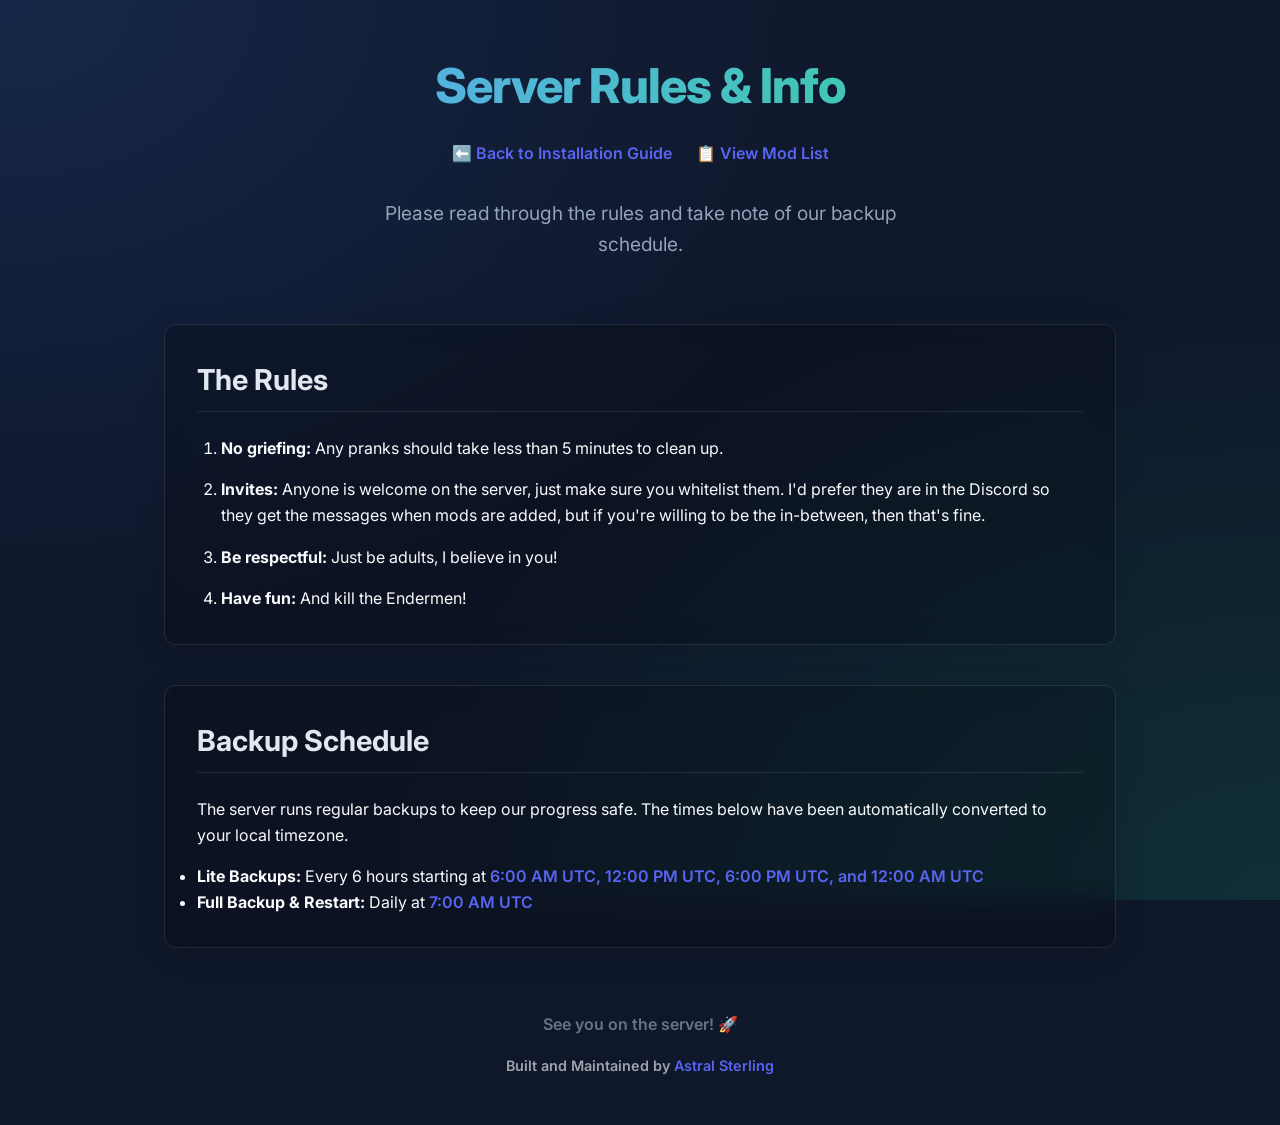
<file: rules.html>
<!DOCTYPE html>
<html lang="en">
<head>
    <meta charset="UTF-8">
    <meta name="viewport" content="width=device-width, initial-scale=1.0">
    <title>Homestead - Rules & Info</title>
    <meta name="description" content="Server rules and backup schedule for Homestead.">
    <link rel="icon" type="image/jpeg" href="favicon.jpg">
    <link href="https://fonts.googleapis.com/css2?family=Inter:wght@400;600;800&display=swap" rel="stylesheet">
    <link rel="stylesheet" href="styles.css">
    <style>
        .rules-list {
            margin-top: 2rem;
            background: rgba(0, 0, 0, 0.2);
            padding: 2rem;
            border-radius: 12px;
        }
        .rules-list ol {
            padding-left: 1.5rem;
            margin-bottom: 0;
        }
        .rules-list li {
            margin-bottom: 1rem;
            line-height: 1.6;
        }
        .rules-list li:last-child {
            margin-bottom: 0;
        }
        .schedule-box {
            margin-top: 2rem;
            background: rgba(0, 0, 0, 0.2);
            padding: 2rem;
            border-radius: 12px;
        }
    </style>
</head>
<body>
    <div class="container">
        <header>
            <h1>Server Rules & Info</h1>
            <div style="margin-top: 1rem; margin-bottom: 2rem; display: flex; justify-content: center; gap: 1.5rem; flex-wrap: wrap;">
                <a href="index.html" style="color: #5865F2; text-decoration: none; font-weight: 600;">⬅️ Back to Installation Guide</a>
                <a href="mod-list.html" style="color: #5865F2; text-decoration: none; font-weight: 600;">📋 View Mod List</a>
            </div>
            <p>Please read through the rules and take note of our backup schedule.</p>
        </header>

        <main>
            <section class="rules-list">
                <h2>The Rules</h2>
                <ol>
                    <li><strong>No griefing:</strong> Any pranks should take less than 5 minutes to clean up.</li>
                    <li><strong>Invites:</strong> Anyone is welcome on the server, just make sure you whitelist them. I'd prefer they are in the Discord so they get the messages when mods are added, but if you're willing to be the in-between, then that's fine.</li>
                    <li><strong>Be respectful:</strong> Just be adults, I believe in you!</li>
                    <li><strong>Have fun:</strong> And kill the Endermen!</li>
                </ol>
            </section>

            <section class="schedule-box">
                <h2>Backup Schedule</h2>
                <p>The server runs regular backups to keep our progress safe. The times below have been automatically converted to your local timezone.</p>
                <ul style="margin-top: 1rem; line-height: 1.6;">
                    <li><strong>Lite Backups:</strong> Every 6 hours starting at <span id="lite-time" style="font-weight: 600; color: #5865F2;">Midnight (Chicago Time)</span></li>
                    <li><strong>Full Backup & Restart:</strong> Daily at <span id="full-time" style="font-weight: 600; color: #5865F2;">1:00 AM (Chicago Time)</span></li>
                </ul>
            </section>
        </main>
        
        <footer>
            <p>See you on the server! 🚀</p>
            <p style="margin-top: 1rem; font-size: 0.9rem; color: rgba(255, 255, 255, 0.6);">Built and Maintained by <a href="https://astralsterling.com/" style="color: #5865F2; text-decoration: none;">Astral Sterling</a></p>
        </footer>
    </div>

    <script>
        function formatChicagoTime(hour) {
            try {
                // Get the current offset for America/Chicago
                const chicagoTimeStr = new Date().toLocaleString("en-US", {timeZone: "America/Chicago", timeZoneName: "shortOffset"});
                const match = chicagoTimeStr.match(/GMT([+-]\d+)/);
                let offset = "-06:00"; // default to CST
                if (match) {
                    let hr = parseInt(match[1]);
                    offset = (hr < 0 ? "-" : "+") + String(Math.abs(hr)).padStart(2, '0') + ":00";
                }
                
                const today = new Date();
                const y = today.getFullYear();
                const m = String(today.getMonth() + 1).padStart(2, '0');
                const d = String(today.getDate()).padStart(2, '0');
                
                const isoString = `${y}-${m}-${d}T${String(hour).padStart(2, '0')}:00:00${offset}`;
                const dateObj = new Date(isoString);
                
                return new Intl.DateTimeFormat('en-US', {
                    hour: 'numeric',
                    minute: '2-digit',
                    timeZoneName: 'short'
                }).format(dateObj);
            } catch (e) {
                console.error("Error formatting time:", e);
                return null;
            }
        }

        const t0 = formatChicagoTime(0);
        const t6 = formatChicagoTime(6);
        const t12 = formatChicagoTime(12);
        const t18 = formatChicagoTime(18);
        const t1 = formatChicagoTime(1);

        if (t0 && t6 && t12 && t18 && t1) {
            document.getElementById('lite-time').textContent = `${t0}, ${t6}, ${t12}, and ${t18}`;
            document.getElementById('full-time').textContent = t1;
        }
    </script>
</body>
</html>
</file>
<file: styles.css>
:root {
    --bg-color: #0f172a;
    --text-color: #f8fafc;
    --accent-color: #3b82f6;
    --accent-hover: #60a5fa;
    --card-bg: rgba(30, 41, 59, 0.7);
    --card-border: rgba(255, 255, 255, 0.1);
}

* {
    margin: 0;
    padding: 0;
    box-sizing: border-box;
}

body {
    font-family: 'Inter', sans-serif;
    background-color: var(--bg-color);
    color: var(--text-color);
    line-height: 1.6;
    background-image: 
        radial-gradient(at 0% 0%, rgba(59, 130, 246, 0.15) 0px, transparent 50%),
        radial-gradient(at 100% 100%, rgba(16, 185, 129, 0.15) 0px, transparent 50%);
    background-attachment: fixed;
    min-height: 100vh;
}

.container {
    max-width: 1000px;
    margin: 0 auto;
    padding: 3rem 1.5rem;
}

header {
    text-align: center;
    margin-bottom: 4rem;
}

h1 {
    font-size: 3rem;
    font-weight: 800;
    margin-bottom: 1rem;
    background: linear-gradient(to right, #60a5fa, #34d399);
    -webkit-background-clip: text;
    -webkit-text-fill-color: transparent;
    letter-spacing: -1px;
}

header p {
    font-size: 1.2rem;
    color: #94a3b8;
    max-width: 600px;
    margin: 0 auto;
}

section {
    background: var(--card-bg);
    border: 1px solid var(--card-border);
    border-radius: 16px;
    padding: 2.5rem;
    margin-bottom: 2.5rem;
    backdrop-filter: blur(12px);
    box-shadow: 0 4px 30px rgba(0, 0, 0, 0.1);
    transition: transform 0.3s ease, box-shadow 0.3s ease;
}

section:hover {
    transform: translateY(-5px);
    box-shadow: 0 10px 40px rgba(0, 0, 0, 0.2);
}

h2 {
    font-size: 1.8rem;
    margin-bottom: 1.5rem;
    border-bottom: 1px solid var(--card-border);
    padding-bottom: 0.5rem;
    color: #e2e8f0;
}

/* Download Section */
.download-section {
    text-align: center;
}

.download-button {
    display: inline-flex;
    align-items: center;
    gap: 0.5rem;
    background-color: var(--accent-color);
    color: white;
    text-decoration: none;
    padding: 1rem 2rem;
    border-radius: 9999px;
    font-weight: 600;
    font-size: 1.1rem;
    margin: 1.5rem 0;
    transition: all 0.2s ease;
    box-shadow: 0 4px 14px 0 rgba(59, 130, 246, 0.39);
}

.download-button:hover {
    background-color: var(--accent-hover);
    transform: scale(1.05);
    box-shadow: 0 6px 20px rgba(59, 130, 246, 0.23);
}

.subtext {
    font-size: 0.9rem;
    color: #94a3b8;
}

/* Steps Section */
.step {
    display: flex;
    flex-direction: column;
    margin-bottom: 3rem;
    gap: 1.5rem;
}

.step:last-child {
    margin-bottom: 0;
}

.step-text h3 {
    font-size: 1.3rem;
    color: #60a5fa;
    margin-bottom: 0.5rem;
}

.step-text p {
    color: #cbd5e1;
}

.step img {
    max-width: 100%;
    border-radius: 8px;
    border: 1px solid var(--card-border);
    box-shadow: 0 10px 15px -3px rgba(0, 0, 0, 0.3);
    transition: transform 0.3s ease;
}

.step img:hover {
    transform: scale(1.4);
    z-index: 10;
    position: relative;
    box-shadow: 0 20px 50px rgba(0, 0, 0, 0.8);
}

footer {
    text-align: center;
    margin-top: 4rem;
    color: #64748b;
    font-weight: 600;
}

/* Responsive */
@media (min-width: 768px) {
    .step {
        align-items: center;
    }
    
    .step-text {
        text-align: center;
        max-width: 800px;
    }

    .step img {
        width: 100%;
        max-width: 900px;
        margin-top: 1rem;
    }
}
</file>
